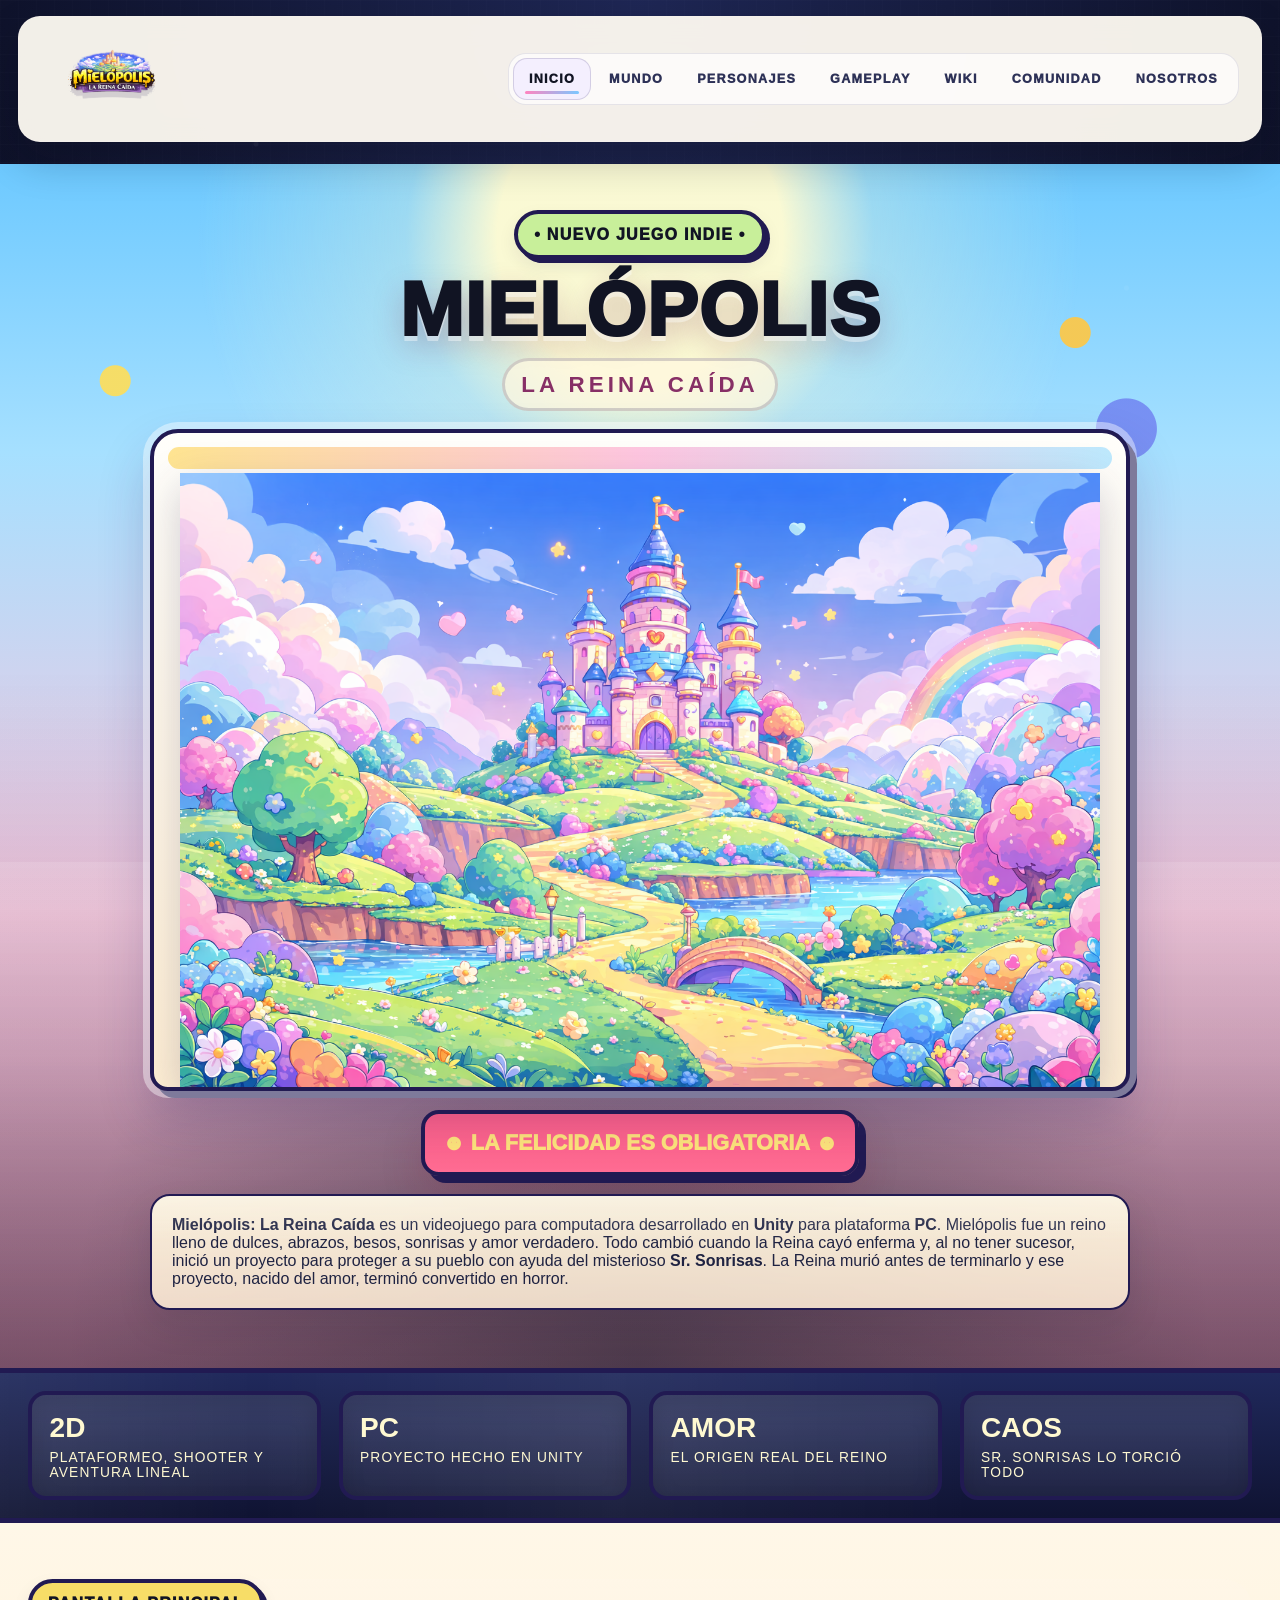
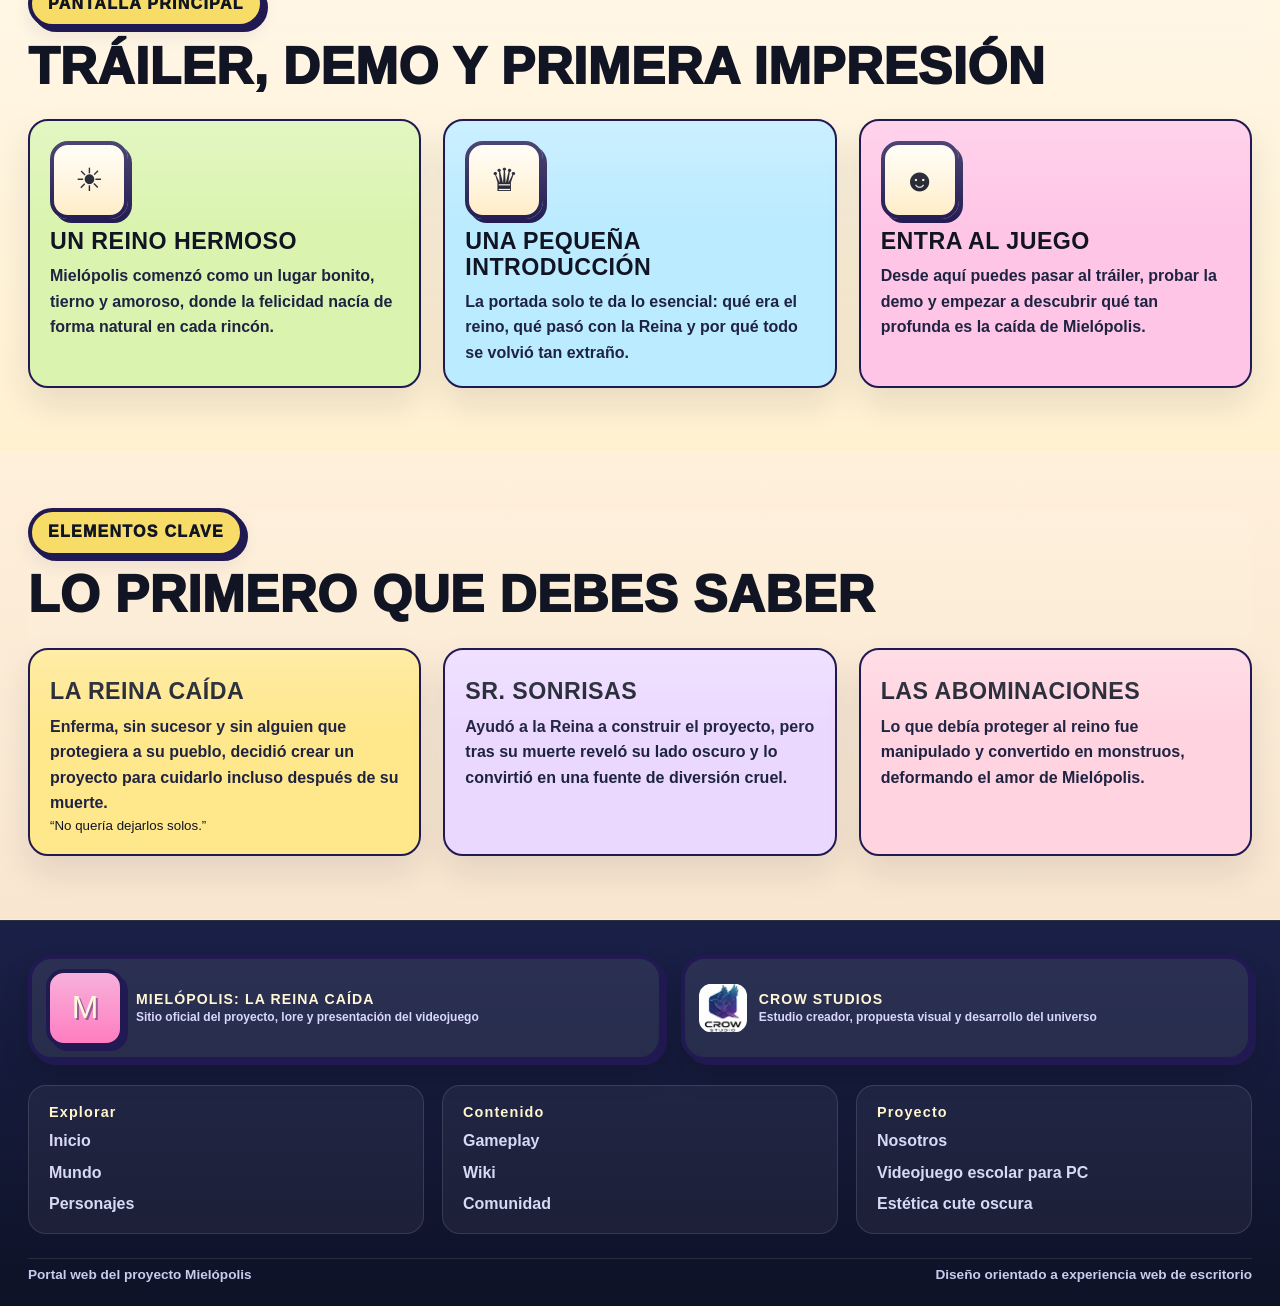
<file: index.html>
<!DOCTYPE html>
<html lang="es">
<head>
  <meta charset="UTF-8">
  <meta name="viewport" content="width=device-width, initial-scale=1.0">
  <meta name="theme-color" content="#f7b1db">
  <link rel="manifest" href="manifest.json?v=4">
  <link rel="icon" type="image/png" href="img/icons/icon-192.png">
  <link rel="apple-touch-icon" href="img/icons/icon-192.png">
  <meta name="apple-mobile-web-app-capable" content="yes">
  <meta name="apple-mobile-web-app-status-bar-style" content="default">
  <meta name="description" content="Sitio web de Mielópolis: La Reina Caída, videojuego indie 2D con estética cute oscura, una reina caída y el misterioso Sr. Sonrisas.">
  <title>Mielópolis: La Reina Caída</title>
  <link rel="stylesheet" href="css/styles.css?v=web1">
</head>
<body class="page-home">
  <div class="page-shell">

<header class="topbar">
  <div class="brand-wrap">
    <a class="brand brand-logo" href="index.html" aria-label="Ir al inicio de Mielópolis">
      <img src="img/logo-mielopolis-header.png" alt="Mielópolis: La Reina Caída" class="site-logo">
    </a>
  </div>
  <nav class="menu" aria-label="Navegación principal">
    <a href="index.html">INICIO</a>
    <a href="mundo.html">MUNDO</a>
    <a href="personajes.html">PERSONAJES</a>
    <a href="gameplay.html">GAMEPLAY</a>
    <a href="wiki.html">WIKI</a>
    <a href="comunidad.html">COMUNIDAD</a>
    <a href="nosotros.html">NOSOTROS</a>
  </nav>
</header>

    <main>
      
<section class="hero hero-classic">
  <div class="hero-inner container classic-center">
    <div class="section-tag">• NUEVO JUEGO INDIE •</div>
    <h2 class="hero-title">MIELÓPOLIS</h2>
    <div class="hero-subtitle">LA REINA CAÍDA</div>
    <br>
    <div class="hero-castle-frame"><img class="hero-castle" src="img/Castle.png" alt="castillo de Mielópolis"></div>

    <div class="slogan-bar"><span data-rotate-slogan data-text="LA FELICIDAD ES OBLIGATORIA">☻ LA FELICIDAD ES OBLIGATORIA ☻</span></div>

    <div class="story-box card tone-rose story-box-classic">
      <strong>Mielópolis: La Reina Caída</strong> es un videojuego para computadora desarrollado en <strong>Unity</strong> para plataforma <strong>PC</strong>.
      Mielópolis fue un reino lleno de dulces, abrazos, besos, sonrisas y amor verdadero. Todo cambió cuando la Reina cayó enferma
      y, al no tener sucesor, inició un proyecto para proteger a su pueblo con ayuda del misterioso
      <strong>Sr. Sonrisas</strong>. La Reina murió antes de terminarlo y ese proyecto,
      nacido del amor, terminó convertido en horror.
    </div>
  </div>
</section>

<section class="info-band">
  <div class="container">
    <div class="stat">
      <strong>2D</strong>
      <span>Plataformeo, shooter y aventura lineal</span>
    </div>
    <div class="stat">
      <strong>PC</strong>
      <span>Proyecto hecho en Unity</span>
    </div>
    <div class="stat">
      <strong>AMOR</strong>
      <span>El origen real del reino</span>
    </div>
    <div class="stat">
      <strong>CAOS</strong>
      <span>Sr. Sonrisas lo torció todo</span>
    </div>
  </div>
</section>

<section class="section paper-cream">
  <div class="container">
    <div class="section-head">
      <div>
        <div class="badge">PANTALLA PRINCIPAL</div>
        <h2 class="page-title">TRÁILER, DEMO Y PRIMERA IMPRESIÓN</h2>
      </div>
    </div>

    <div class="features-grid">
      <article class="feature-card tone-green">
        <div class="feature-icon">☀</div>
        <h3>UN REINO HERMOSO</h3>
        <p>Mielópolis comenzó como un lugar bonito, tierno y amoroso, donde la felicidad nacía de forma natural en cada rincón.</p>
      </article>
      <article class="feature-card tone-blue">
        <div class="feature-icon">♛</div>
        <h3>UNA PEQUEÑA INTRODUCCIÓN</h3>
        <p>La portada solo te da lo esencial: qué era el reino, qué pasó con la Reina y por qué todo se volvió tan extraño.</p>
      </article>
      <article class="feature-card tone-pink">
        <div class="feature-icon">☻</div>
        <h3>ENTRA AL JUEGO</h3>
        <p>Desde aquí puedes pasar al tráiler, probar la demo y empezar a descubrir qué tan profunda es la caída de Mielópolis.</p>
      </article>
    </div>
  </div>
</section>

<section class="section paper-beige">
  <div class="container">
    <div class="section-head">
      <div>
        <div class="badge">ELEMENTOS CLAVE</div>
        <h2 class="page-title">LO PRIMERO QUE DEBES SABER</h2>
      </div>
    </div>

    <div class="lore-grid">
      <article class="lore-card tone-yellow">
        <h3>LA REINA CAÍDA</h3>
        <p>Enferma, sin sucesor y sin alguien que protegiera a su pueblo, decidió crear un proyecto para cuidarlo incluso después de su muerte.</p>
        <small>“No quería dejarlos solos.”</small>
      </article>
      <article class="lore-card tone-lavender">
        <h3>SR. SONRISAS</h3>
        <p>Ayudó a la Reina a construir el proyecto, pero tras su muerte reveló su lado oscuro y lo convirtió en una fuente de diversión cruel.</p>
        
      </article>
      <article class="lore-card tone-rose">
        <h3>LAS ABOMINACIONES</h3>
        <p>Lo que debía proteger al reino fue manipulado y convertido en monstruos, deformando el amor de Mielópolis.</p>
        
      </article>
    </div>
  </div>
</section>



<footer class="footer-band footer-web">
  <div class="container footer-web-shell">
    <div class="footer-web-brand">
      <a class="footer-game" href="index.html" aria-label="Ir al inicio de Mielópolis">
        <div class="footer-game-mark" aria-hidden="true">M</div>
        <div>
          <strong>MIELÓPOLIS: LA REINA CAÍDA</strong>
          <span>Sitio oficial del proyecto, lore y presentación del videojuego</span>
        </div>
      </a>

      <a class="footer-studio" href="nosotros.html" aria-label="Ir a la sección de Crow Studios">
        <img src="img/crow-studio-logo.png" alt="Logo de Crow Studios">
        <div>
          <strong>CROW STUDIOS</strong>
          <span>Estudio creador, propuesta visual y desarrollo del universo</span>
        </div>
      </a>
    </div>

    <div class="footer-columns">
      <div class="footer-col">
        <h4>Explorar</h4>
        <a href="index.html">Inicio</a>
        <a href="mundo.html">Mundo</a>
        <a href="personajes.html">Personajes</a>
      </div>
      <div class="footer-col">
        <h4>Contenido</h4>
        <a href="gameplay.html">Gameplay</a>
        <a href="wiki.html">Wiki</a>
        <a href="comunidad.html">Comunidad</a>
      </div>
      <div class="footer-col">
        <h4>Proyecto</h4>
        <a href="nosotros.html">Nosotros</a>
        <span>Videojuego escolar para PC</span>
        <span>Estética cute oscura</span>
      </div>
    </div>

    <div class="footer-legal">
      <span>Portal web del proyecto Mielópolis</span>
      <span>Diseño orientado a experiencia web de escritorio</span>
    </div>
  </div>
</footer>

    </main>
  </div>

  <div id="modal" class="modal" aria-hidden="true">
    <div class="modal-card">
      <h3 id="modalTitle">Aviso</h3>
      <p id="modalText"></p>
      <div class="modal-actions">
        <button id="closeModal" class="btn yellow" type="button">CERRAR</button>
      </div>
    </div>
  </div>

  <script src="js/main.js?v=web1"></script>
</body>
</html>
</file>
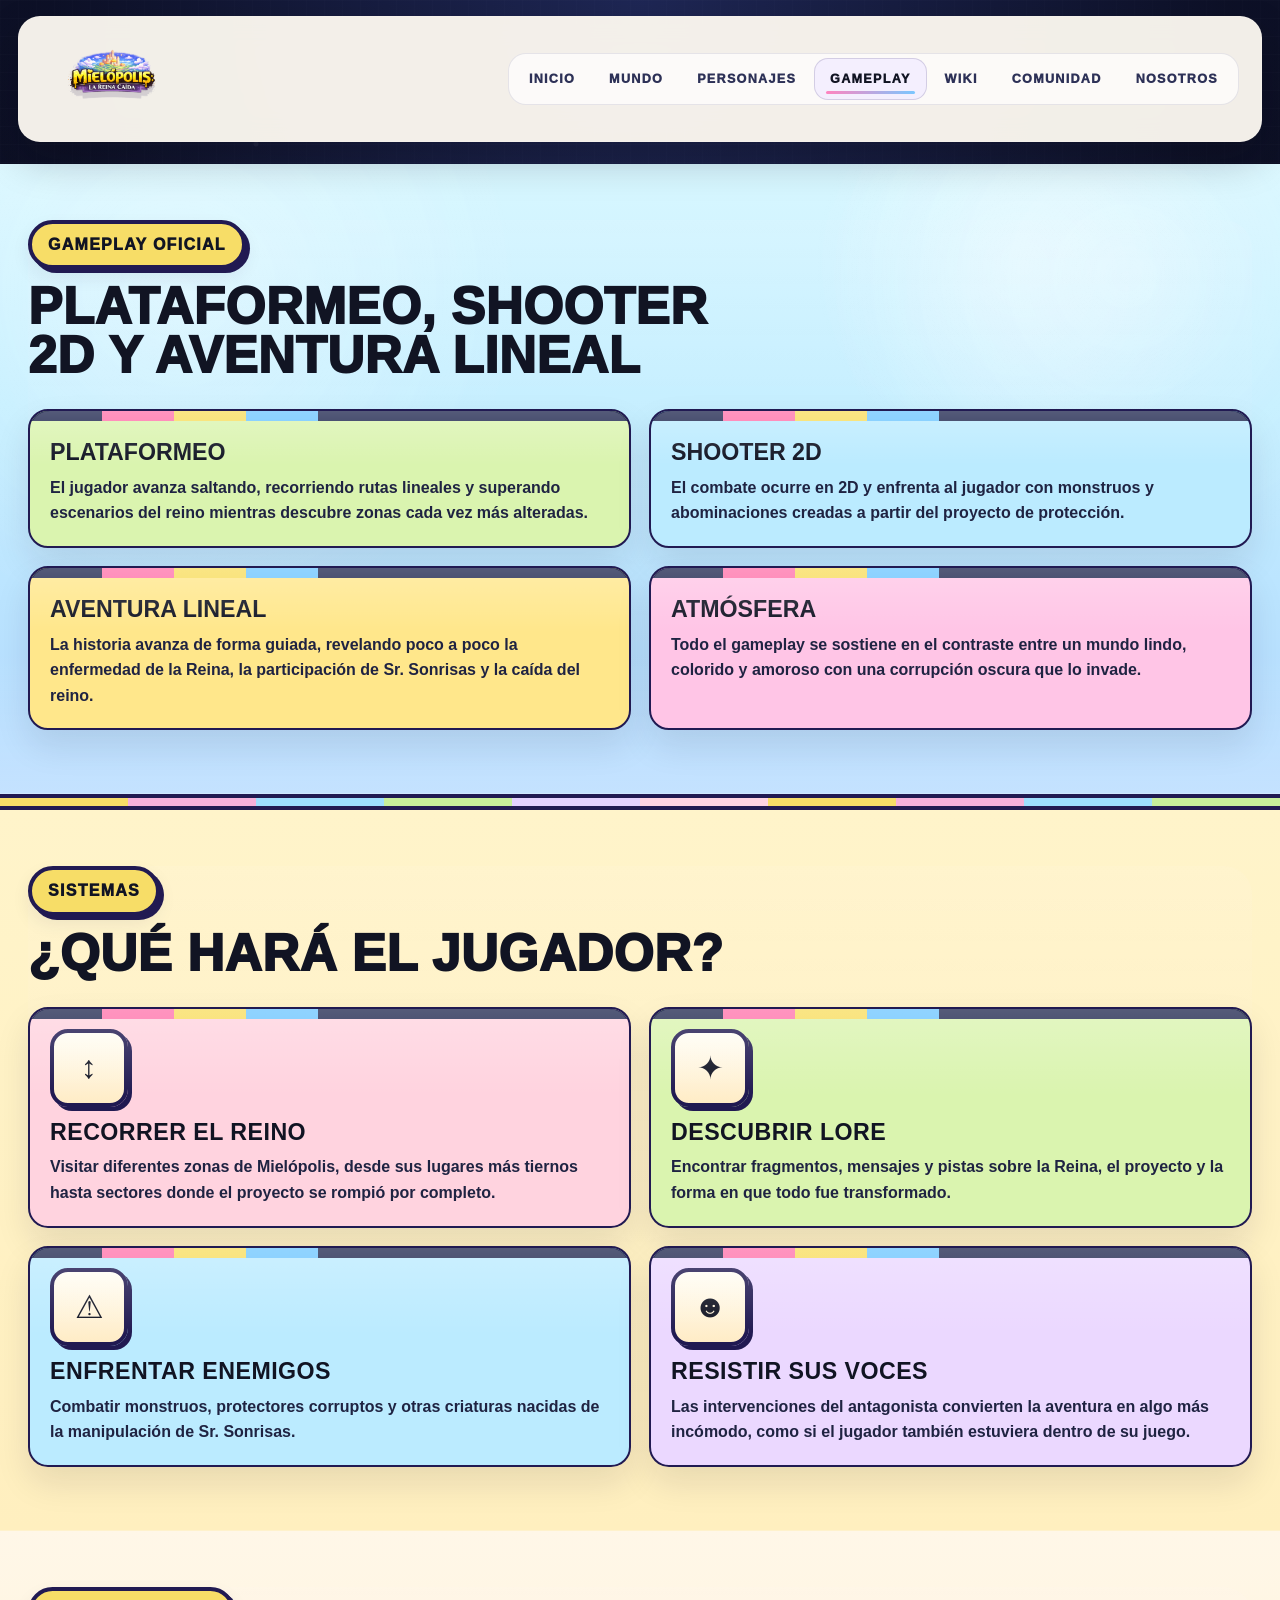
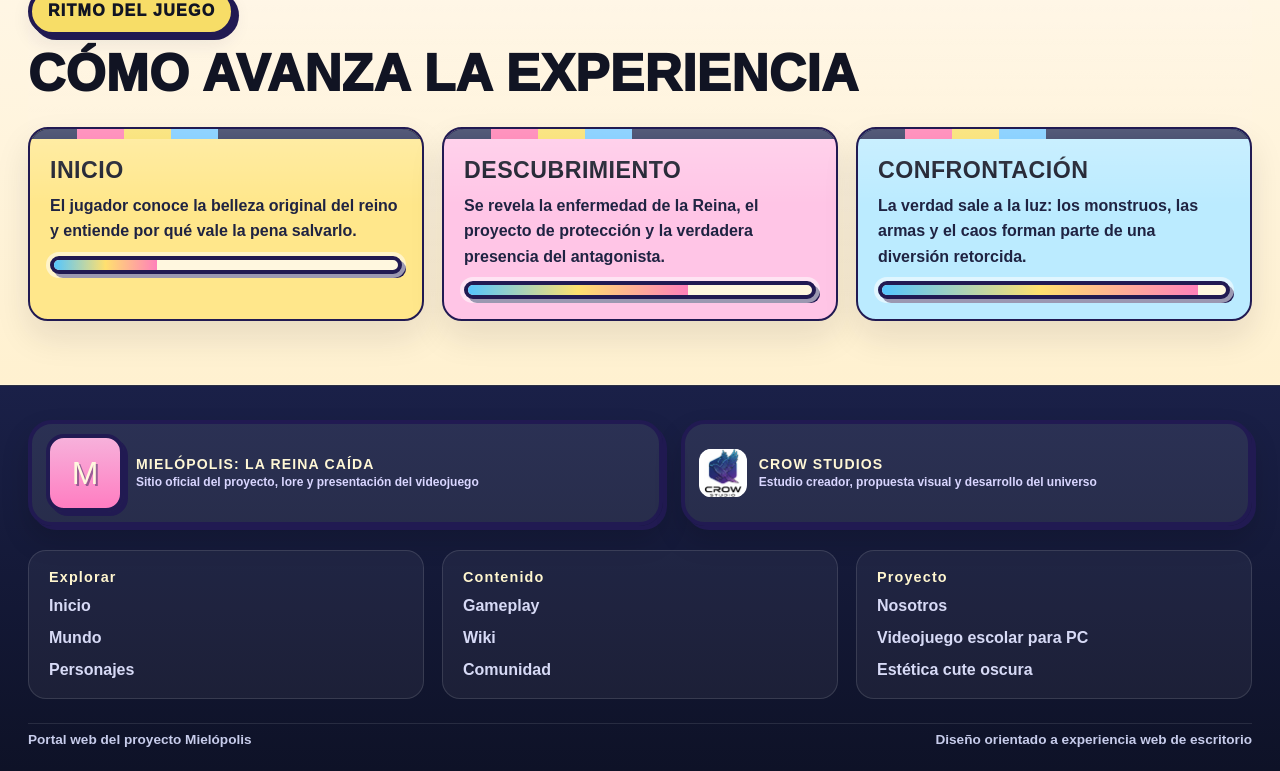
<file: gameplay.html>
<!DOCTYPE html>
<html lang="es">
<head>
  <meta charset="UTF-8">
  <meta name="viewport" content="width=device-width, initial-scale=1.0">
  <meta name="theme-color" content="#f7b1db">
  <link rel="manifest" href="manifest.json?v=4">
  <link rel="icon" type="image/png" href="img/icons/icon-192.png">
  <link rel="apple-touch-icon" href="img/icons/icon-192.png">
  <meta name="apple-mobile-web-app-capable" content="yes">
  <meta name="apple-mobile-web-app-status-bar-style" content="default">
  <meta name="description" content="Gameplay, sistemas y experiencia de juego de Mielópolis: La Reina Caída.">
  <title>Gameplay | Mielópolis</title>
  <link rel="stylesheet" href="css/styles.css?v=web1">
</head>
<body class="page-gameplay">
  <div class="page-shell">
    <header class="topbar">
  <div class="brand-wrap">
    <a class="brand brand-logo" href="index.html" aria-label="Ir al inicio de Mielópolis">
      <img src="img/logo-mielopolis-header.png" alt="Mielópolis: La Reina Caída" class="site-logo">
    </a>
  </div>
  <nav class="menu" aria-label="Navegación principal">
    <a href="index.html">INICIO</a>
    <a href="mundo.html">MUNDO</a>
    <a href="personajes.html">PERSONAJES</a>
    <a href="gameplay.html">GAMEPLAY</a>
    <a href="wiki.html">WIKI</a>
    <a href="comunidad.html">COMUNIDAD</a>
    <a href="nosotros.html">NOSOTROS</a>
  </nav>
</header>

    <main>
      <section class="section paper-blue">
        <div class="container">
          <div class="section-head">
            <div>
              <div class="badge">GAMEPLAY OFICIAL</div>
              <h2 class="page-title">PLATAFORMEO, SHOOTER 2D Y AVENTURA LINEAL</h2>
            </div>
          </div>

          <div class="game-grid">
            <article class="panel tone-green">
              <h3>PLATAFORMEO</h3>
              <p>El jugador avanza saltando, recorriendo rutas lineales y superando escenarios del reino mientras descubre zonas cada vez más alteradas.</p>
            </article>
            <article class="panel tone-blue">
              <h3>SHOOTER 2D</h3>
              <p>El combate ocurre en 2D y enfrenta al jugador con monstruos y abominaciones creadas a partir del proyecto de protección.</p>
            </article>
            <article class="panel tone-yellow">
              <h3>AVENTURA LINEAL</h3>
              <p>La historia avanza de forma guiada, revelando poco a poco la enfermedad de la Reina, la participación de Sr. Sonrisas y la caída del reino.</p>
            </article>
            <article class="panel tone-pink">
              <h3>ATMÓSFERA</h3>
              <p>Todo el gameplay se sostiene en el contraste entre un mundo lindo, colorido y amoroso con una corrupción oscura que lo invade.</p>
            </article>
          </div>
        </div>
      </section>

      <div class="section-divider"></div>

      <section class="section paper-yellow">
        <div class="container">
          <div class="section-head">
            <div>
              <div class="badge">SISTEMAS</div>
              <h2 class="page-title">¿QUÉ HARÁ EL JUGADOR?</h2>
            </div>
          </div>

          <div class="systems-grid">
            <article class="system-card tone-rose">
              <div class="system-icon">↕</div>
              <h3>RECORRER EL REINO</h3>
              <p>Visitar diferentes zonas de Mielópolis, desde sus lugares más tiernos hasta sectores donde el proyecto se rompió por completo.</p>
            </article>
            <article class="system-card tone-green">
              <div class="system-icon">✦</div>
              <h3>DESCUBRIR LORE</h3>
              <p>Encontrar fragmentos, mensajes y pistas sobre la Reina, el proyecto y la forma en que todo fue transformado.</p>
            </article>
            <article class="system-card tone-blue">
              <div class="system-icon">⚠</div>
              <h3>ENFRENTAR ENEMIGOS</h3>
              <p>Combatir monstruos, protectores corruptos y otras criaturas nacidas de la manipulación de Sr. Sonrisas.</p>
            </article>
            <article class="system-card tone-lavender">
              <div class="system-icon">☻</div>
              <h3>RESISTIR SUS VOCES</h3>
              <p>Las intervenciones del antagonista convierten la aventura en algo más incómodo, como si el jugador también estuviera dentro de su juego.</p>
            </article>
          </div>
        </div>
      </section>

      <section class="section paper-cream">
        <div class="container">
          <div class="section-head">
            <div>
              <div class="badge">RITMO DEL JUEGO</div>
              <h2 class="page-title">CÓMO AVANZA LA EXPERIENCIA</h2>
            </div>
          </div>

          <div class="grid-3">
            <article class="progress-card tone-yellow">
              <h3>INICIO</h3>
              <p>El jugador conoce la belleza original del reino y entiende por qué vale la pena salvarlo.</p>
              <div class="progress-bar"><span style="width:30%"></span></div>
            </article>
            <article class="progress-card tone-pink">
              <h3>DESCUBRIMIENTO</h3>
              <p>Se revela la enfermedad de la Reina, el proyecto de protección y la verdadera presencia del antagonista.</p>
              <div class="progress-bar"><span style="width:64%"></span></div>
            </article>
            <article class="progress-card tone-blue">
              <h3>CONFRONTACIÓN</h3>
              <p>La verdad sale a la luz: los monstruos, las armas y el caos forman parte de una diversión retorcida.</p>
              <div class="progress-bar"><span style="width:92%"></span></div>
            </article>
          </div>
        </div>
      </section>

      <footer class="footer-band footer-web">
  <div class="container footer-web-shell">
    <div class="footer-web-brand">
      <a class="footer-game" href="index.html" aria-label="Ir al inicio de Mielópolis">
        <div class="footer-game-mark" aria-hidden="true">M</div>
        <div>
          <strong>MIELÓPOLIS: LA REINA CAÍDA</strong>
          <span>Sitio oficial del proyecto, lore y presentación del videojuego</span>
        </div>
      </a>

      <a class="footer-studio" href="nosotros.html" aria-label="Ir a la sección de Crow Studios">
        <img src="img/crow-studio-logo.png" alt="Logo de Crow Studios">
        <div>
          <strong>CROW STUDIOS</strong>
          <span>Estudio creador, propuesta visual y desarrollo del universo</span>
        </div>
      </a>
    </div>

    <div class="footer-columns">
      <div class="footer-col">
        <h4>Explorar</h4>
        <a href="index.html">Inicio</a>
        <a href="mundo.html">Mundo</a>
        <a href="personajes.html">Personajes</a>
      </div>
      <div class="footer-col">
        <h4>Contenido</h4>
        <a href="gameplay.html">Gameplay</a>
        <a href="wiki.html">Wiki</a>
        <a href="comunidad.html">Comunidad</a>
      </div>
      <div class="footer-col">
        <h4>Proyecto</h4>
        <a href="nosotros.html">Nosotros</a>
        <span>Videojuego escolar para PC</span>
        <span>Estética cute oscura</span>
      </div>
    </div>

    <div class="footer-legal">
      <span>Portal web del proyecto Mielópolis</span>
      <span>Diseño orientado a experiencia web de escritorio</span>
    </div>
  </div>
</footer>
      
    </main>
  </div>

  <div id="modal" class="modal" aria-hidden="true">
    <div class="modal-card">
      <h3 id="modalTitle">Aviso</h3>
      <p id="modalText"></p>
      <div class="modal-actions">
        <button id="closeModal" class="btn yellow" type="button">CERRAR</button>
      </div>
    </div>
  </div>

  <script src="js/main.js?v=web1"></script>
</body>
</html>
</file>
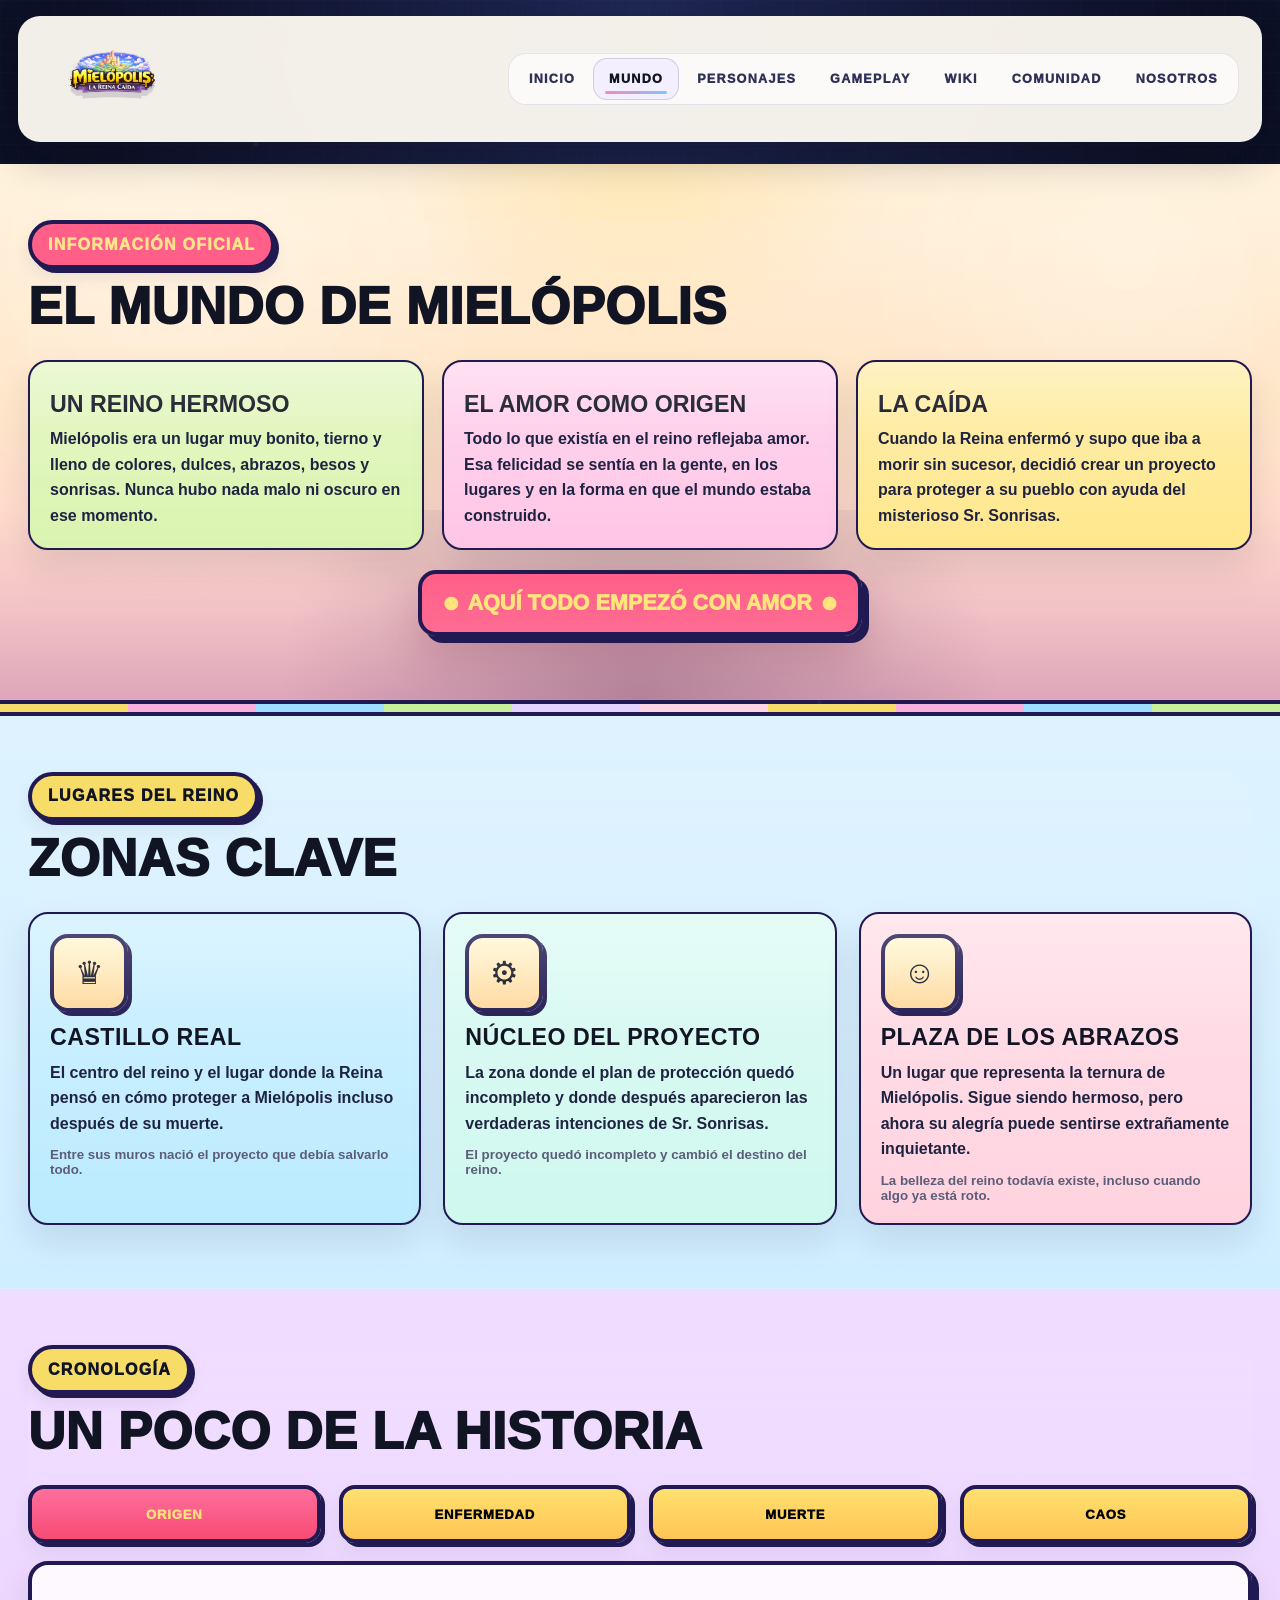
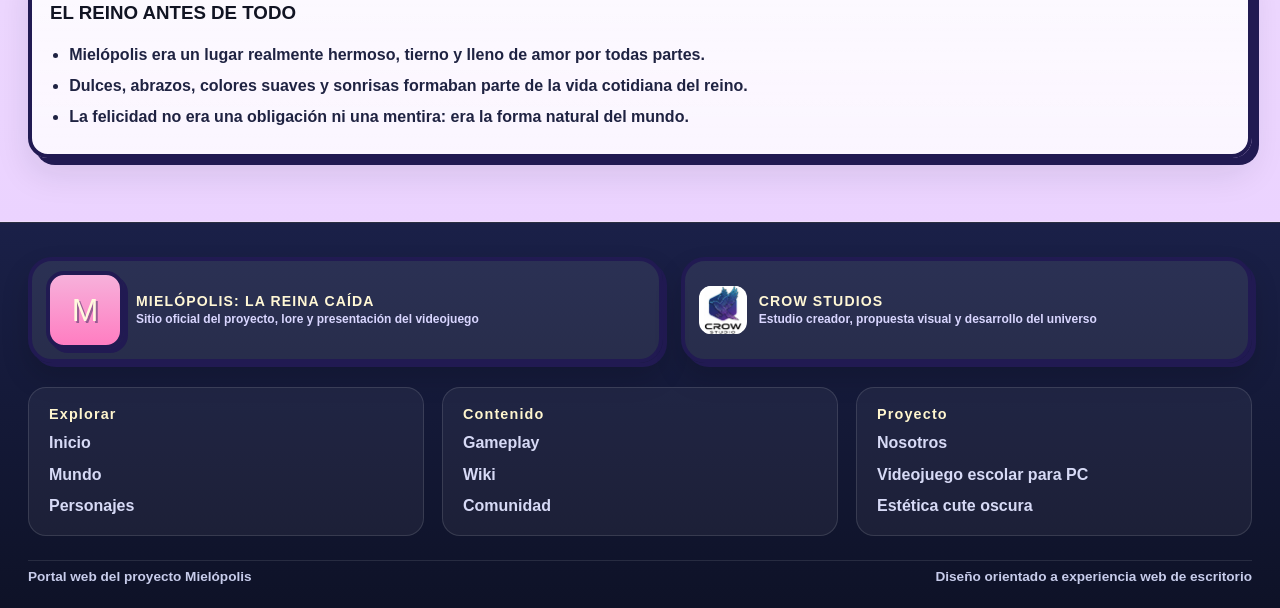
<file: mundo.html>
<!DOCTYPE html>
<html lang="es">
<head>
  <meta charset="UTF-8">
  <meta name="viewport" content="width=device-width, initial-scale=1.0">
  <meta name="theme-color" content="#f7b1db">
  <link rel="manifest" href="manifest.json?v=4">
  <link rel="icon" type="image/png" href="img/icons/icon-192.png">
  <link rel="apple-touch-icon" href="img/icons/icon-192.png">
  <meta name="apple-mobile-web-app-capable" content="yes">
  <meta name="apple-mobile-web-app-status-bar-style" content="default">
  <meta name="description" content="Conoce el mundo, las zonas y la historia oficial de Mielópolis: La Reina Caída.">
  <title>Mundo | Mielópolis</title>
  <link rel="stylesheet" href="css/styles.css?v=web1">
</head>
<body class="page-world">
  <div class="page-shell">
    <header class="topbar">
  <div class="brand-wrap">
    <a class="brand brand-logo" href="index.html" aria-label="Ir al inicio de Mielópolis">
      <img src="img/logo-mielopolis-header.png" alt="Mielópolis: La Reina Caída" class="site-logo">
    </a>

  </div>
  <nav class="menu" aria-label="Navegación principal">
    <a href="index.html">INICIO</a>
    <a href="mundo.html">MUNDO</a>
    <a href="personajes.html">PERSONAJES</a>
    <a href="gameplay.html">GAMEPLAY</a>
    <a href="wiki.html">WIKI</a>
    <a href="comunidad.html">COMUNIDAD</a>
    <a href="nosotros.html">NOSOTROS</a>
  </nav>
</header>

    <main>
      <section class="section paper-beige">
        <div class="container">
          <div class="section-head">
            <div>
              <div class="alert-tag">INFORMACIÓN OFICIAL</div>
              <h2 class="page-title">EL MUNDO DE MIELÓPOLIS</h2>
            </div>
            
          </div>

          <div class="cards-3">
            <article class="card tone-green">
              <h3>UN REINO HERMOSO</h3>
              <p>Mielópolis era un lugar muy bonito, tierno y lleno de colores, dulces, abrazos, besos y sonrisas. Nunca hubo nada malo ni oscuro en ese momento.</p>
            </article>
            <article class="card tone-pink">
              <h3>EL AMOR COMO ORIGEN</h3>
              <p>Todo lo que existía en el reino reflejaba amor. Esa felicidad se sentía en la gente, en los lugares y en la forma en que el mundo estaba construido.</p>
            </article>
            <article class="card tone-yellow">
              <h3>LA CAÍDA</h3>
              <p>Cuando la Reina enfermó y supo que iba a morir sin sucesor, decidió crear un proyecto para proteger a su pueblo con ayuda del misterioso Sr. Sonrisas.</p>
            </article>
          </div>

          <div class="slogan-bar" style="margin-left:auto;margin-right:auto;">☻ AQUÍ TODO EMPEZÓ CON AMOR ☻</div>
        </div>
      </section>

      <div class="section-divider"></div>

      <section class="section paper-blue">
        <div class="container">
          <div class="section-head">
            <div>
              <div class="badge">LUGARES DEL REINO</div>
              <h2 class="page-title">ZONAS CLAVE</h2>
            </div>
          </div>

          <div class="zones-grid">
            <article class="zone-card tone-blue">
              <div class="zone-icon">♛</div>
              <h3>CASTILLO REAL</h3>
              <p>El centro del reino y el lugar donde la Reina pensó en cómo proteger a Mielópolis incluso después de su muerte.</p>
              <small>Entre sus muros nació el proyecto que debía salvarlo todo.</small>
            </article>
            <article class="zone-card tone-mint">
              <div class="zone-icon">⚙</div>
              <h3>NÚCLEO DEL PROYECTO</h3>
              <p>La zona donde el plan de protección quedó incompleto y donde después aparecieron las verdaderas intenciones de Sr. Sonrisas.</p>
              <small>El proyecto quedó incompleto y cambió el destino del reino.</small>
            </article>
            <article class="zone-card tone-rose">
              <div class="zone-icon">☺</div>
              <h3>PLAZA DE LOS ABRAZOS</h3>
              <p>Un lugar que representa la ternura de Mielópolis. Sigue siendo hermoso, pero ahora su alegría puede sentirse extrañamente inquietante.</p>
              <small>La belleza del reino todavía existe, incluso cuando algo ya está roto.</small>
            </article>
          </div>
        </div>
      </section>

      <section class="section paper-lilac">
        <div class="container">
          <div class="section-head">
            <div>
              <div class="badge">CRONOLOGÍA</div>
              <h2 class="page-title">UN POCO DE LA HISTORIA</h2>
            </div>
          </div>

          <div class="timeline-grid">
            <button class="timeline-year" type="button" data-timeline="origen">ORIGEN</button>
            <button class="timeline-year" type="button" data-timeline="caida">ENFERMEDAD</button>
            <button class="timeline-year" type="button" data-timeline="crisis">MUERTE</button>
            <button class="timeline-year" type="button" data-timeline="futuro">CAOS</button>
          </div>

          <div id="timelinePanel" class="timeline-panel"></div>
        </div>
      </section>

      <footer class="footer-band footer-web">
  <div class="container footer-web-shell">
    <div class="footer-web-brand">
      <a class="footer-game" href="index.html" aria-label="Ir al inicio de Mielópolis">
        <div class="footer-game-mark" aria-hidden="true">M</div>
        <div>
          <strong>MIELÓPOLIS: LA REINA CAÍDA</strong>
          <span>Sitio oficial del proyecto, lore y presentación del videojuego</span>
        </div>
      </a>

      <a class="footer-studio" href="nosotros.html" aria-label="Ir a la sección de Crow Studios">
        <img src="img/crow-studio-logo.png" alt="Logo de Crow Studios">
        <div>
          <strong>CROW STUDIOS</strong>
          <span>Estudio creador, propuesta visual y desarrollo del universo</span>
        </div>
      </a>
    </div>

    <div class="footer-columns">
      <div class="footer-col">
        <h4>Explorar</h4>
        <a href="index.html">Inicio</a>
        <a href="mundo.html">Mundo</a>
        <a href="personajes.html">Personajes</a>
      </div>
      <div class="footer-col">
        <h4>Contenido</h4>
        <a href="gameplay.html">Gameplay</a>
        <a href="wiki.html">Wiki</a>
        <a href="comunidad.html">Comunidad</a>
      </div>
      <div class="footer-col">
        <h4>Proyecto</h4>
        <a href="nosotros.html">Nosotros</a>
        <span>Videojuego escolar para PC</span>
        <span>Estética cute oscura</span>
      </div>
    </div>

    <div class="footer-legal">
      <span>Portal web del proyecto Mielópolis</span>
      <span>Diseño orientado a experiencia web de escritorio</span>
    </div>
  </div>
</footer>
      
    </main>
  </div>

  <div id="modal" class="modal" aria-hidden="true">
    <div class="modal-card">
      <h3 id="modalTitle">Aviso</h3>
      <p id="modalText"></p>
      <div class="modal-actions">
        <button id="closeModal" class="btn yellow" type="button">CERRAR</button>
      </div>
    </div>
  </div>

  <script src="js/main.js?v=web1"></script>
</body>
</html>
</file>
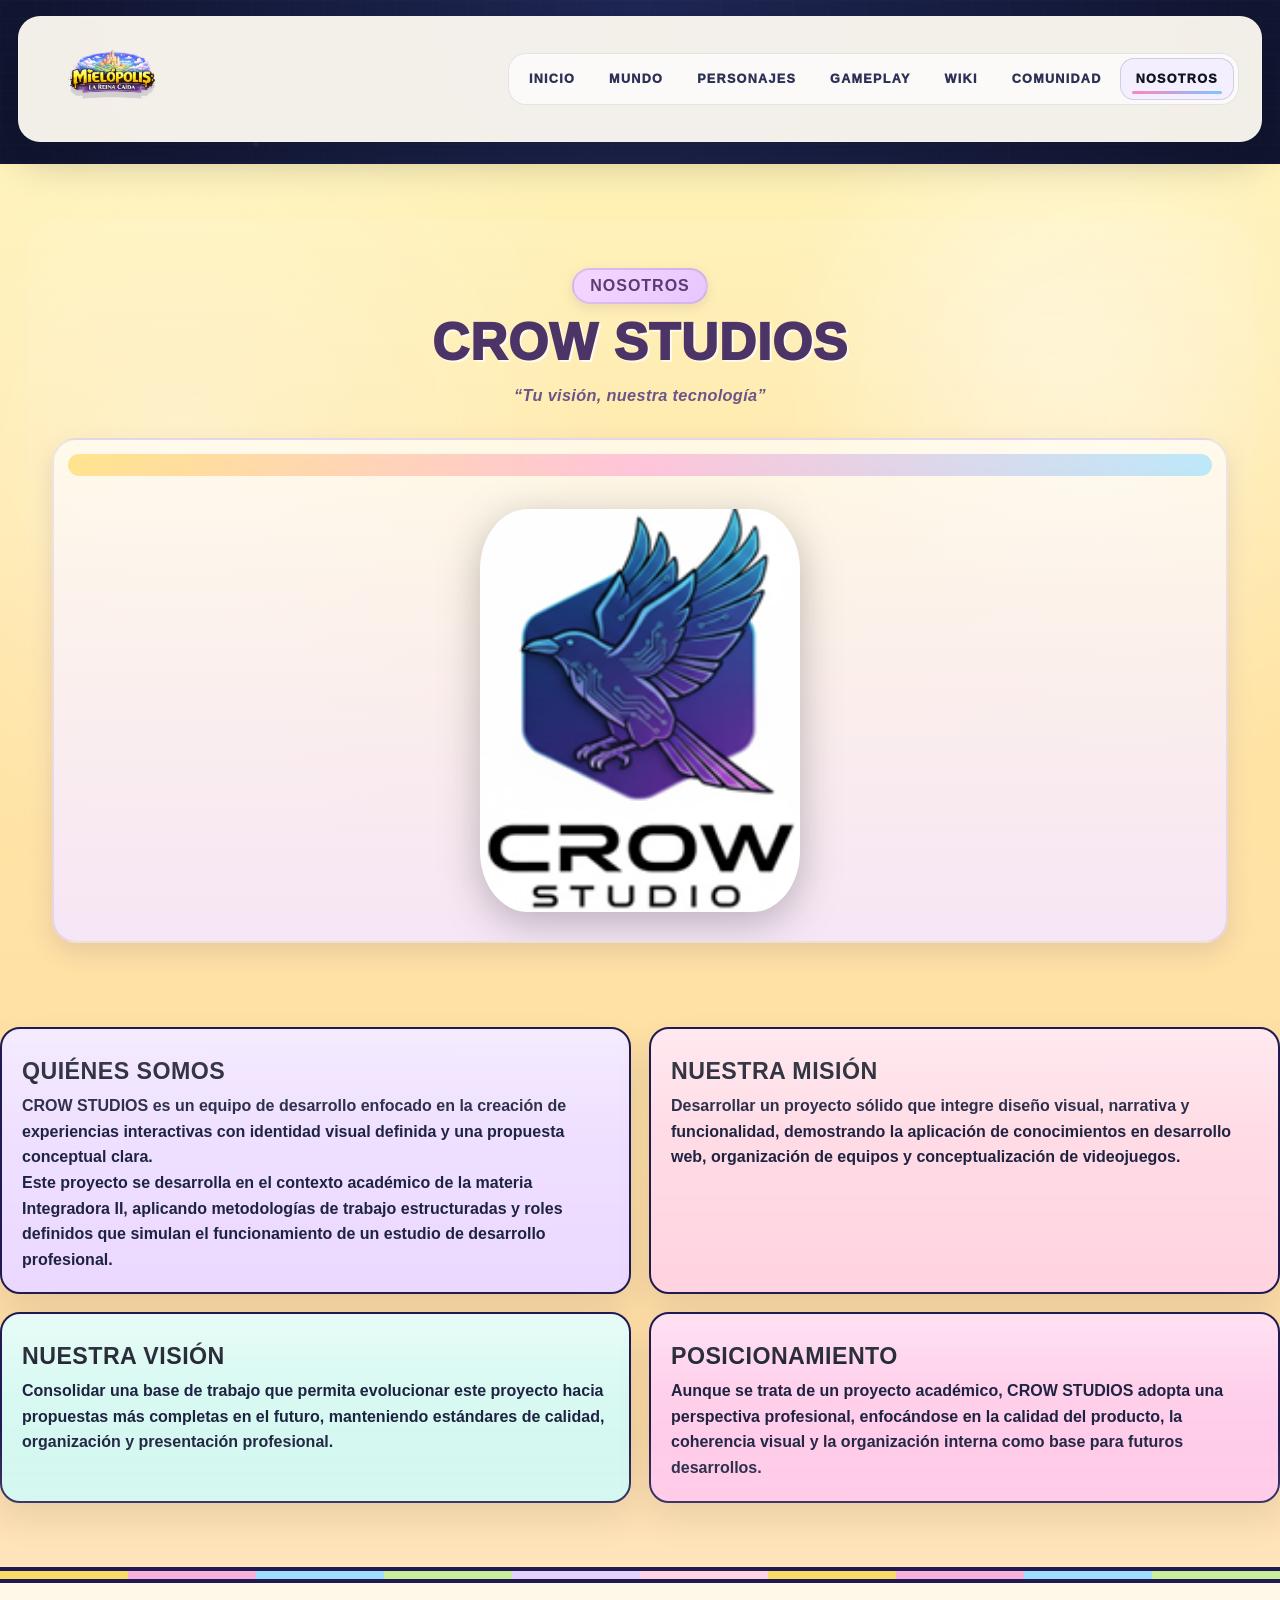
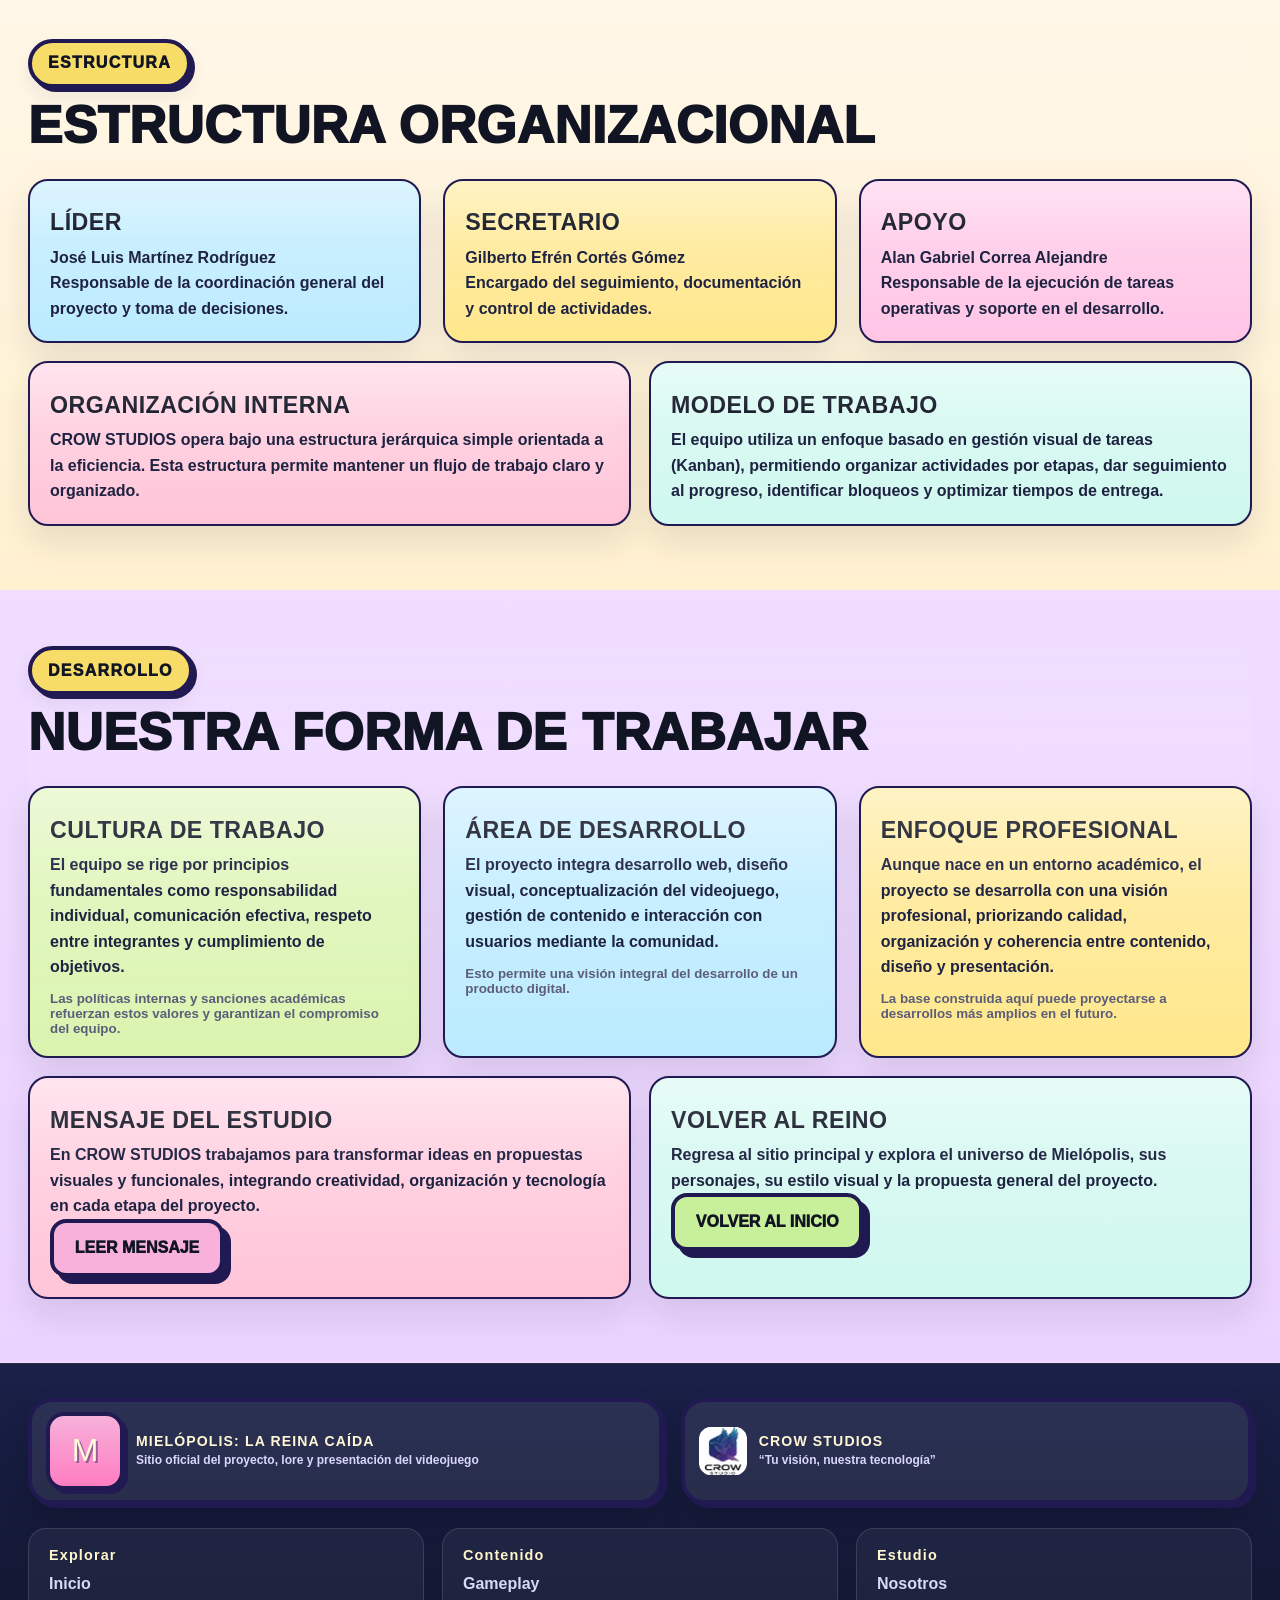
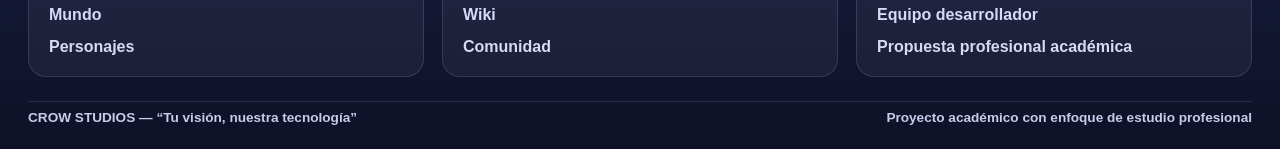
<file: nosotros.html>
<!DOCTYPE html>
<html lang="es">
<head>
  <meta charset="UTF-8">
  <meta name="viewport" content="width=device-width, initial-scale=1.0">
  <meta name="theme-color" content="#f7b1db">
  <link rel="manifest" href="manifest.json?v=4">
  <link rel="icon" type="image/png" href="img/icons/icon-192.png">
  <link rel="apple-touch-icon" href="img/icons/icon-192.png">
  <meta name="apple-mobile-web-app-capable" content="yes">
  <meta name="apple-mobile-web-app-status-bar-style" content="default">
  <meta name="description" content="Sobre Crow Studios y el proyecto Mielópolis: La Reina Caída.">
  <title>Nosotros | Mielópolis</title>
  <link rel="stylesheet" href="css/styles.css">
</head>
<body class="page-about">
  <div class="page-shell">
    <header class="topbar">
  <div class="brand-wrap">
    <a class="brand brand-logo" href="index.html" aria-label="Ir al inicio de Mielópolis">
      <img src="img/logo-mielopolis-header.png" alt="Mielópolis: La Reina Caída" class="site-logo">
    </a>

  </div>
  <nav class="menu" aria-label="Navegación principal">
    <a href="index.html">INICIO</a>
    <a href="mundo.html">MUNDO</a>
    <a href="personajes.html">PERSONAJES</a>
    <a href="gameplay.html">GAMEPLAY</a>
    <a href="wiki.html">WIKI</a>
    <a href="comunidad.html">COMUNIDAD</a>
    <a href="nosotros.html">NOSOTROS</a>
  </nav>
</header>

    <main>
      <section class="section paper-yellow  hero-classic">
        
        <div class="hero-inner container classic-center nosotros-hero">
          <div class="badge nosotros-badge">NOSOTROS</div>

          <h2 class="page-title nosotros-title">CROW STUDIOS</h2>

          <p class="section-intro nosotros-slogan">
            “Tu visión, nuestra tecnología”
          </p>

          <div class="hero-castle-frame nosotros-logo-frame">
            <img src="img/crow-studio-logo.png" alt="Logo de Crow Studios" class="nosotros-logo">
          </div>
        </div>  
        
        <br>
        <br>
          <div class="about-grid">
            <article class="about-card tone-lavender">
              <h3>QUIÉNES SOMOS</h3>
              <p><strong>CROW STUDIOS</strong> es un equipo de desarrollo enfocado en la creación de experiencias interactivas con identidad visual definida y una propuesta conceptual clara.</p>
              <p>Este proyecto se desarrolla en el contexto académico de la materia <strong>Integradora II</strong>, aplicando metodologías de trabajo estructuradas y roles definidos que simulan el funcionamiento de un estudio de desarrollo profesional.</p>
            </article>
            <article class="about-card tone-rose">
              <h3>NUESTRA MISIÓN</h3>
              <p>Desarrollar un proyecto sólido que integre diseño visual, narrativa y funcionalidad, demostrando la aplicación de conocimientos en desarrollo web, organización de equipos y conceptualización de videojuegos.</p>
            </article>
            <article class="about-card tone-mint">
              <h3>NUESTRA VISIÓN</h3>
              <p>Consolidar una base de trabajo que permita evolucionar este proyecto hacia propuestas más completas en el futuro, manteniendo estándares de calidad, organización y presentación profesional.</p>
            </article>
            <article class="about-card tone-pink">
              <h3>POSICIONAMIENTO</h3>
              <p>Aunque se trata de un proyecto académico, <strong>CROW STUDIOS</strong> adopta una perspectiva profesional, enfocándose en la calidad del producto, la coherencia visual y la organización interna como base para futuros desarrollos.</p>
            </article>
          </div>
        </div>
      </section>

      <div class="section-divider"></div>

      <section class="section paper-cream">
        <div class="container">
          <div class="section-head">
            <div>
              <div class="badge">ESTRUCTURA</div>
              <h2 class="page-title">ESTRUCTURA ORGANIZACIONAL</h2>
            </div>
          </div>

          <div class="facts-grid">
            <article class="fact-card tone-blue">
              <h3>LÍDER</h3>
              <p><strong>José Luis Martínez Rodríguez</strong><br>Responsable de la coordinación general del proyecto y toma de decisiones.</p>
            </article>
            <article class="fact-card tone-yellow">
              <h3>SECRETARIO</h3>
              <p><strong>Gilberto Efrén Cortés Gómez</strong><br>Encargado del seguimiento, documentación y control de actividades.</p>
            </article>
            <article class="fact-card tone-pink">
              <h3>APOYO</h3>
              <p><strong>Alan Gabriel Correa Alejandre</strong><br>Responsable de la ejecución de tareas operativas y soporte en el desarrollo.</p>
            </article>
          </div>

          <div class="cta-grid" style="margin-top:18px;">
            <article class="cta-card tone-rose">
              <h3>ORGANIZACIÓN INTERNA</h3>
              <p>CROW STUDIOS opera bajo una estructura jerárquica simple orientada a la eficiencia. Esta estructura permite mantener un flujo de trabajo claro y organizado.</p>
            </article>
            <article class="cta-card tone-mint">
              <h3>MODELO DE TRABAJO</h3>
              <p>El equipo utiliza un enfoque basado en <strong>gestión visual de tareas (Kanban)</strong>, permitiendo organizar actividades por etapas, dar seguimiento al progreso, identificar bloqueos y optimizar tiempos de entrega.</p>
            </article>
          </div>
        </div>
      </section>

      <section class="section paper-lilac">
        <div class="container">
          <div class="section-head">
            <div>
              <div class="badge">DESARROLLO</div>
              <h2 class="page-title">NUESTRA FORMA DE TRABAJAR</h2>
            </div>
          </div>

          <div class="dev-grid">
            <article class="dev-card tone-green">
              <h3>CULTURA DE TRABAJO</h3>
              <p>El equipo se rige por principios fundamentales como responsabilidad individual, comunicación efectiva, respeto entre integrantes y cumplimiento de objetivos.</p>
              <small>Las políticas internas y sanciones académicas refuerzan estos valores y garantizan el compromiso del equipo.</small>
            </article>
            <article class="dev-card tone-blue">
              <h3>ÁREA DE DESARROLLO</h3>
              <p>El proyecto integra desarrollo web, diseño visual, conceptualización del videojuego, gestión de contenido e interacción con usuarios mediante la comunidad.</p>
              <small>Esto permite una visión integral del desarrollo de un producto digital.</small>
            </article>
            <article class="dev-card tone-yellow">
              <h3>ENFOQUE PROFESIONAL</h3>
              <p>Aunque nace en un entorno académico, el proyecto se desarrolla con una visión profesional, priorizando calidad, organización y coherencia entre contenido, diseño y presentación.</p>
              <small>La base construida aquí puede proyectarse a desarrollos más amplios en el futuro.</small>
            </article>
          </div>

          <div class="cta-grid" style="margin-top:18px;">
            <article class="cta-card tone-rose">
              <h3>MENSAJE DEL ESTUDIO</h3>
              <p>En CROW STUDIOS trabajamos para transformar ideas en propuestas visuales y funcionales, integrando creatividad, organización y tecnología en cada etapa del proyecto.</p>
              <a href="#" class="btn pink" data-action="ministerio">LEER MENSAJE</a>
            </article>
            <article class="cta-card tone-mint">
              <h3>VOLVER AL REINO</h3>
              <p>Regresa al sitio principal y explora el universo de Mielópolis, sus personajes, su estilo visual y la propuesta general del proyecto.</p>
              <a href="index.html" class="btn green">VOLVER AL INICIO</a>
            </article>
          </div>
        </div>
      </section>

      <footer class="footer-band footer-web">
  <div class="container footer-web-shell">
    <div class="footer-web-brand">
      <a class="footer-game" href="index.html" aria-label="Ir al inicio de Mielópolis">
        <div class="footer-game-mark" aria-hidden="true">M</div>
        <div>
          <strong>MIELÓPOLIS: LA REINA CAÍDA</strong>
          <span>Sitio oficial del proyecto, lore y presentación del videojuego</span>
        </div>
      </a>

      <a class="footer-studio" href="nosotros.html" aria-label="Ir a la sección de Crow Studios">
        <img src="img/crow-studio-logo.png" alt="Logo de Crow Studios">
        <div>
          <strong>CROW STUDIOS</strong>
          <span>“Tu visión, nuestra tecnología”</span>
        </div>
      </a>
    </div>

    <div class="footer-columns">
      <div class="footer-col">
        <h4>Explorar</h4>
        <a href="index.html">Inicio</a>
        <a href="mundo.html">Mundo</a>
        <a href="personajes.html">Personajes</a>
      </div>
      <div class="footer-col">
        <h4>Contenido</h4>
        <a href="gameplay.html">Gameplay</a>
        <a href="wiki.html">Wiki</a>
        <a href="comunidad.html">Comunidad</a>
      </div>
      <div class="footer-col">
        <h4>Estudio</h4>
        <a href="nosotros.html">Nosotros</a>
        <span>Equipo desarrollador</span>
        <span>Propuesta profesional académica</span>
      </div>
    </div>

    <div class="footer-legal">
      <span>CROW STUDIOS — “Tu visión, nuestra tecnología”</span>
      <span>Proyecto académico con enfoque de estudio profesional</span>
    </div>
  </div>
</footer>
      
    </main>
  </div>

  <div id="modal" class="modal" aria-hidden="true">
    <div class="modal-card">
      <h3 id="modalTitle">Aviso</h3>
      <p id="modalText"></p>
      <div class="modal-actions">
        <button id="closeModal" class="btn yellow" type="button">CERRAR</button>
      </div>
    </div>
  </div>

  <script src="js/main.js?v=web1"></script>
</body>
</html>
</file>
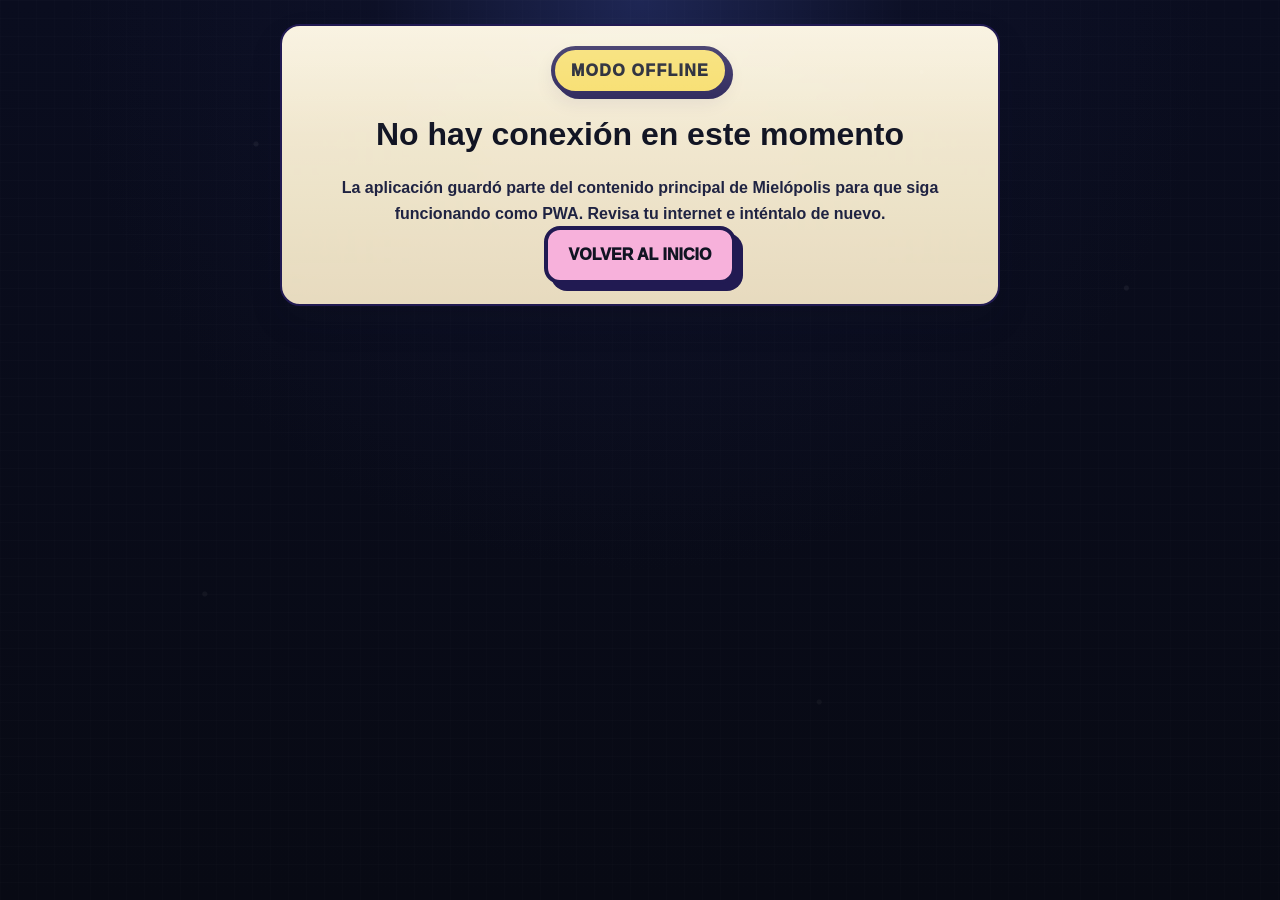
<file: offline.html>
<!DOCTYPE html>
<html lang="es">
<head>
  <meta charset="UTF-8">
  <meta name="viewport" content="width=device-width, initial-scale=1.0">
  <meta name="theme-color" content="#f7b1db">
  <title>Sin conexión | Mielópolis</title>
  <link rel="manifest" href="manifest.json?v=4">
  <link rel="icon" type="image/png" href="img/icons/icon-192.png">
  <link rel="apple-touch-icon" href="img/icons/icon-192.png">
  <link rel="stylesheet" href="css/styles.css?v=4">
</head>
<body class="page-offline">
  <div class="page-shell offline-shell">
    <main class="offline-main">
      <div class="offline-card panel tone-rose">
        <div class="badge">MODO OFFLINE</div>
        <h1>No hay conexión en este momento</h1>
        <p>La aplicación guardó parte del contenido principal de Mielópolis para que siga funcionando como PWA. Revisa tu internet e inténtalo de nuevo.</p>
        <a class="btn pink" href="index.html">VOLVER AL INICIO</a>
      </div>
    </main>
  </div>
  <script src="js/main.js?v=4"></script>
</body>
</html>
</file>
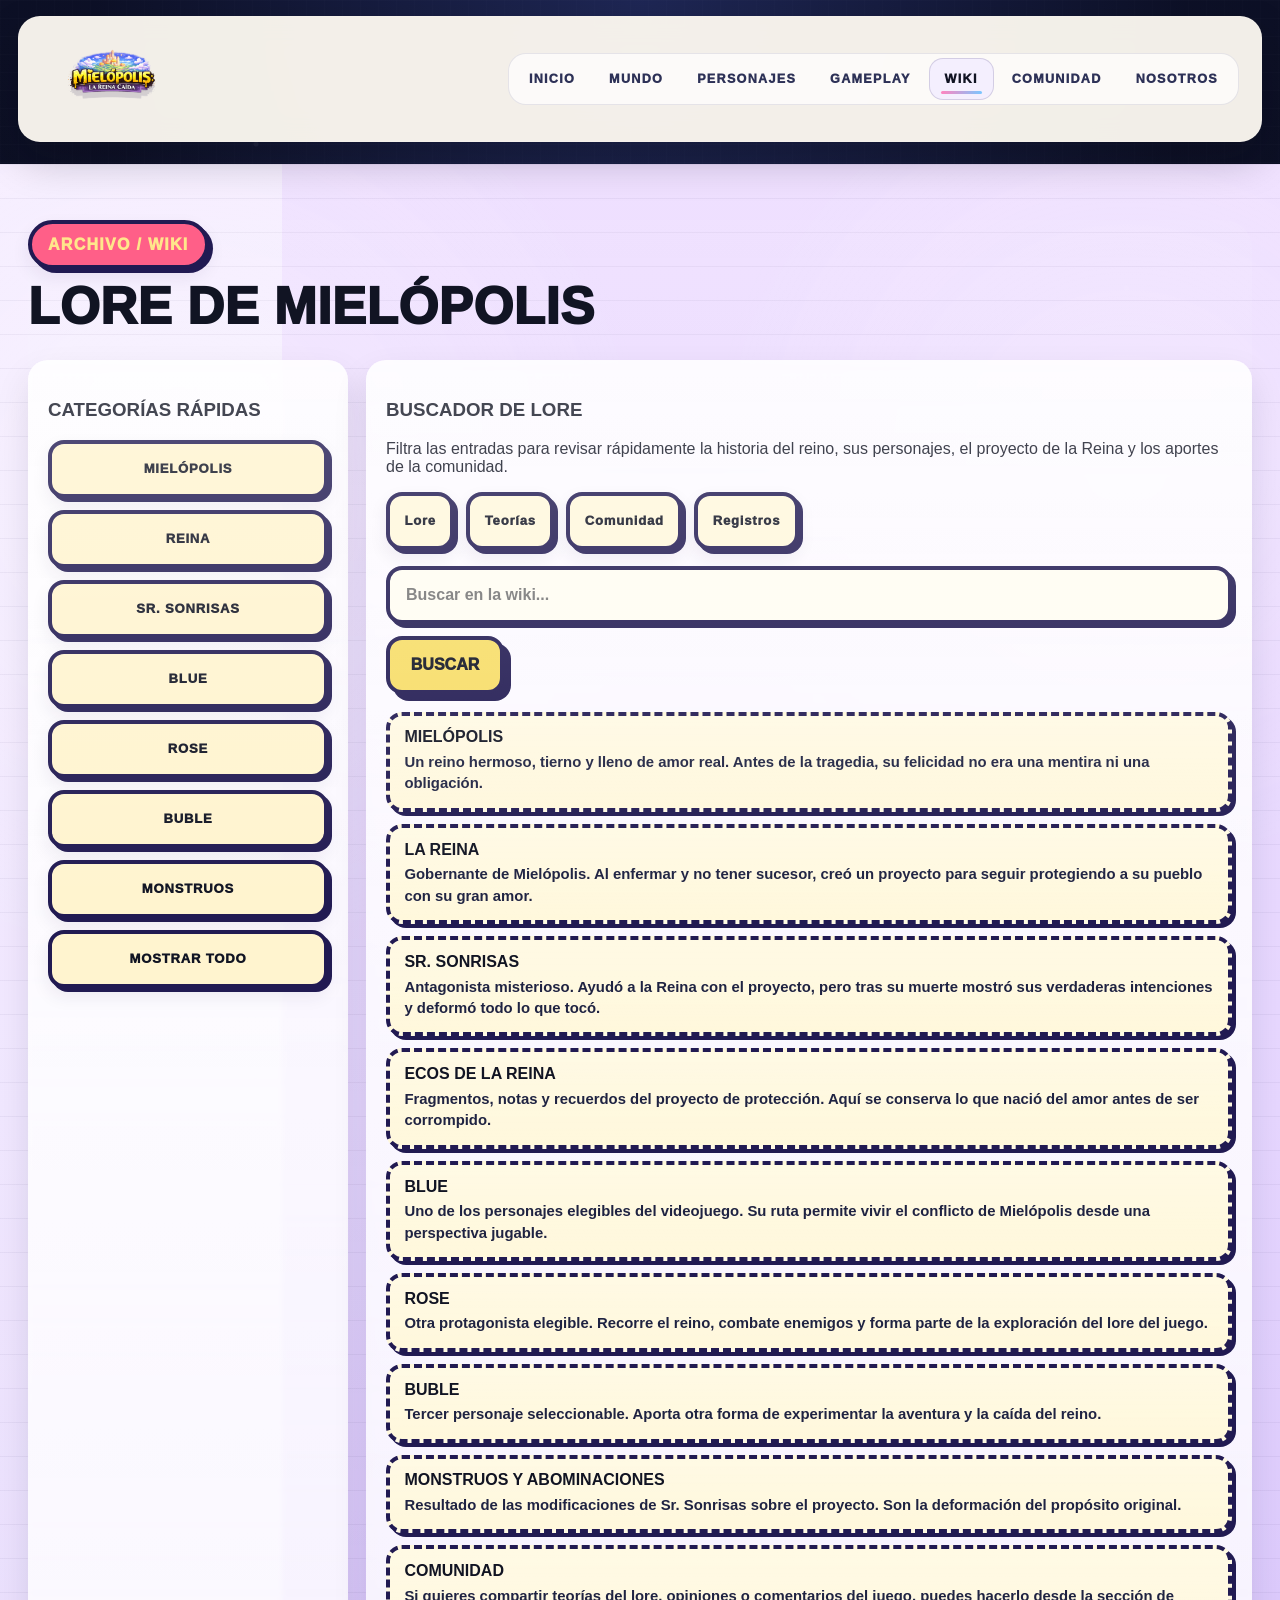
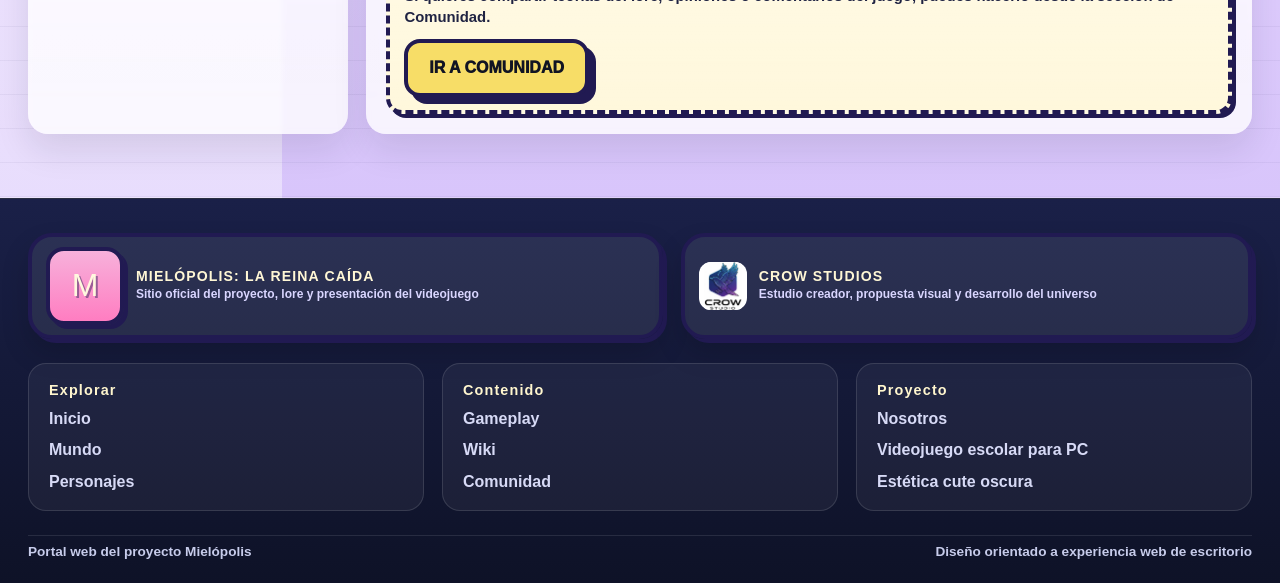
<file: wiki.html>
<!DOCTYPE html>
<html lang="es">
<head>
  <meta charset="UTF-8">
  <meta name="viewport" content="width=device-width, initial-scale=1.0">
  <meta name="theme-color" content="#f7b1db">
  <link rel="manifest" href="manifest.json?v=4">
  <link rel="icon" type="image/png" href="img/icons/icon-192.png">
  <link rel="apple-touch-icon" href="img/icons/icon-192.png">
  <meta name="apple-mobile-web-app-capable" content="yes">
  <meta name="apple-mobile-web-app-status-bar-style" content="default">
  <meta name="description" content="Wiki y enciclopedia de Mielópolis: La Reina Caída.">
  <title>Wiki | Mielópolis</title>
  <link rel="stylesheet" href="css/styles.css?v=web1">
</head>
<body class="page-wiki">
  <div class="page-shell">
    <header class="topbar">
  <div class="brand-wrap">
    <a class="brand brand-logo" href="index.html" aria-label="Ir al inicio de Mielópolis">
      <img src="img/logo-mielopolis-header.png" alt="Mielópolis: La Reina Caída" class="site-logo">
    </a>
  </div>
  <nav class="menu" aria-label="Navegación principal">
    <a href="index.html">INICIO</a>
    <a href="mundo.html">MUNDO</a>
    <a href="personajes.html">PERSONAJES</a>
    <a href="gameplay.html">GAMEPLAY</a>
    <a href="wiki.html">WIKI</a>
    <a href="comunidad.html">COMUNIDAD</a>
    <a href="nosotros.html">NOSOTROS</a>
  </nav>
</header>

    <main>
      <section class="section paper-lilac">
        <div class="container">
          <div class="section-head">
            <div>
              <div class="alert-tag">ARCHIVO / WIKI</div>
              <h2 class="page-title">LORE DE MIELÓPOLIS</h2>
            </div>
          </div>

          <div class="wiki-layout">
            <aside class="wiki-side">
              <h3>CATEGORÍAS RÁPIDAS</h3>
              <div class="wiki-list">
                <a href="#" class="wiki-pill" data-filter="Mielópolis">MIELÓPOLIS</a>
                <a href="#" class="wiki-pill" data-filter="Reina">REINA</a>
                <a href="#" class="wiki-pill" data-filter="Sonrisas">SR. SONRISAS</a>
                <a href="#" class="wiki-pill" data-filter="Blue">BLUE</a>
                <a href="#" class="wiki-pill" data-filter="Rose">ROSE</a>
                <a href="#" class="wiki-pill" data-filter="Buble">BUBLE</a>
                <a href="#" class="wiki-pill" data-filter="monstruos">MONSTRUOS</a>
                <a href="#" class="wiki-pill" data-filter="">MOSTRAR TODO</a>
              </div>
            </aside>

            <div class="wiki-main">
              <h3>BUSCADOR DE LORE</h3>
              <p>Filtra las entradas para revisar rápidamente la historia del reino, sus personajes, el proyecto de la Reina y los aportes de la comunidad.</p>

              <div class="tag-row">
                <div class="chip">Lore</div>
                <div class="chip">Teorías</div>
                <div class="chip">Comunidad</div>
                <div class="chip">Registros</div>
              </div>

              <div class="search-row">
                <input id="wikiSearchInput" type="text" placeholder="Buscar en la wiki...">
                <button id="wikiSearchBtn" type="button" class="btn yellow">BUSCAR</button>
              </div>

              <div id="wikiNotice" class="notice"></div>

              <div class="wiki-list" style="margin-top:18px;">
                <div class="wiki-item">
                  <strong>MIELÓPOLIS</strong>
                  <p>Un reino hermoso, tierno y lleno de amor real. Antes de la tragedia, su felicidad no era una mentira ni una obligación.</p>
                </div>
                <div class="wiki-item">
                  <strong>LA REINA</strong>
                  <p>Gobernante de Mielópolis. Al enfermar y no tener sucesor, creó un proyecto para seguir protegiendo a su pueblo con su gran amor.</p>
                </div>
                <div class="wiki-item">
                  <strong>SR. SONRISAS</strong>
                  <p>Antagonista misterioso. Ayudó a la Reina con el proyecto, pero tras su muerte mostró sus verdaderas intenciones y deformó todo lo que tocó.</p>
                </div>
                <div class="wiki-item">
                  <strong>ECOS DE LA REINA</strong>
                  <p>Fragmentos, notas y recuerdos del proyecto de protección. Aquí se conserva lo que nació del amor antes de ser corrompido.</p>
                </div>
                <div class="wiki-item">
                  <strong>BLUE</strong>
                  <p>Uno de los personajes elegibles del videojuego. Su ruta permite vivir el conflicto de Mielópolis desde una perspectiva jugable.</p>
                </div>
                <div class="wiki-item">
                  <strong>ROSE</strong>
                  <p>Otra protagonista elegible. Recorre el reino, combate enemigos y forma parte de la exploración del lore del juego.</p>
                </div>
                <div class="wiki-item">
                  <strong>BUBLE</strong>
                  <p>Tercer personaje seleccionable. Aporta otra forma de experimentar la aventura y la caída del reino.</p>
                </div>
                <div class="wiki-item">
                  <strong>MONSTRUOS Y ABOMINACIONES</strong>
                  <p>Resultado de las modificaciones de Sr. Sonrisas sobre el proyecto. Son la deformación del propósito original.</p>
                </div>
                <div class="wiki-item">
                  <strong>COMUNIDAD</strong>
                  <p>Si quieres compartir teorías del lore, opiniones o comentarios del juego, puedes hacerlo desde la sección de Comunidad.</p>
                  <a href="comunidad.html" class="btn yellow" style="margin-top:10px;">IR A COMUNIDAD</a>
                </div>
              </div>
            </div>
          </div>
        </div>
      </section>

      <footer class="footer-band footer-web">
  <div class="container footer-web-shell">
    <div class="footer-web-brand">
      <a class="footer-game" href="index.html" aria-label="Ir al inicio de Mielópolis">
        <div class="footer-game-mark" aria-hidden="true">M</div>
        <div>
          <strong>MIELÓPOLIS: LA REINA CAÍDA</strong>
          <span>Sitio oficial del proyecto, lore y presentación del videojuego</span>
        </div>
      </a>

      <a class="footer-studio" href="nosotros.html" aria-label="Ir a la sección de Crow Studios">
        <img src="img/crow-studio-logo.png" alt="Logo de Crow Studios">
        <div>
          <strong>CROW STUDIOS</strong>
          <span>Estudio creador, propuesta visual y desarrollo del universo</span>
        </div>
      </a>
    </div>

    <div class="footer-columns">
      <div class="footer-col">
        <h4>Explorar</h4>
        <a href="index.html">Inicio</a>
        <a href="mundo.html">Mundo</a>
        <a href="personajes.html">Personajes</a>
      </div>
      <div class="footer-col">
        <h4>Contenido</h4>
        <a href="gameplay.html">Gameplay</a>
        <a href="wiki.html">Wiki</a>
        <a href="comunidad.html">Comunidad</a>
      </div>
      <div class="footer-col">
        <h4>Proyecto</h4>
        <a href="nosotros.html">Nosotros</a>
        <span>Videojuego escolar para PC</span>
        <span>Estética cute oscura</span>
      </div>
    </div>

    <div class="footer-legal">
      <span>Portal web del proyecto Mielópolis</span>
      <span>Diseño orientado a experiencia web de escritorio</span>
    </div>
  </div>
</footer>
      
    </main>
  </div>

  <div id="modal" class="modal" aria-hidden="true">
    <div class="modal-card">
      <h3 id="modalTitle">Aviso</h3>
      <p id="modalText"></p>
      <div class="modal-actions">
        <button id="closeModal" class="btn yellow" type="button">CERRAR</button>
      </div>
    </div>
  </div>

  <script src="js/main.js?v=web1"></script>
</body>
</html>
</file>
<file: css/styles.css>
:root{
  --bg:#070711;
  --bg-2:#12142c;
  --surface:#fff7df;
  --surface-2:#fff4cf;
  --surface-3:#fffaf1;
  --ink:#111423;
  --muted:#5f6280;
  --line:#211a52;
  --shadow:#5647a8;
  --pink:#f7b1db;
  --pink-2:#ff7dc1;
  --yellow:#f7dd67;
  --blue:#9edfff;
  --blue-2:#6ec6ff;
  --green:#c8ef9a;
  --mint:#bff4e8;
  --rose:#ffd4e3;
  --lavender:#e4d2ff;
  --danger:#ff5f88;
  --danger-2:#7c1436;
  --max:1240px;
  --radius:24px;
  --radius-sm:16px;
  --pixel:4px 4px 0 var(--line);
  --pixel-lg:7px 7px 0 var(--line);
  --card-shadow:0 16px 30px rgba(17,20,35,.08);
  --soft-shadow:0 10px 24px rgba(33,26,82,.15);
  --header-h:110px;
  --safe-top:env(safe-area-inset-top, 0px);
}

html.is-standalone{
  --safe-top:max(env(safe-area-inset-top, 0px), 10px);
}

*{box-sizing:border-box}
html{scroll-behavior:smooth}
body{
  margin:0;
  min-height:100vh;
  color:var(--ink);
  font-family:"Trebuchet MS","Segoe UI",Tahoma,Geneva,Verdana,sans-serif;
  background:
    radial-gradient(circle at top, #232960 0%, rgba(35,41,96,.24) 28%, transparent 54%),
    linear-gradient(180deg,#0f1021 0%, #06070f 100%);
}
img{max-width:100%;display:block}
a{color:inherit}
button,input,textarea,select{font:inherit}

body::before{
  content:"";
  position:fixed;
  inset:0;
  pointer-events:none;
  opacity:.12;
  background:
    linear-gradient(rgba(255,255,255,.22) 1px, transparent 1px),
    linear-gradient(90deg, rgba(255,255,255,.16) 1px, transparent 1px);
  background-size:18px 18px;
}

.page-shell{
  position:relative;
  width:100%;
  min-height:100vh;
  display:flex;
  flex-direction:column;
}

.topbar{
  position:fixed;
  top:calc(var(--safe-top) + 14px);
  left:50%;
  transform:translateX(-50%) translateY(0);
  width:min(calc(100vw - 28px), 1780px);
  z-index:50;
  display:flex;
  justify-content:space-between;
  align-items:center;
  gap:18px;
  padding:14px 18px;
  border:5px solid rgba(33,26,82,.96);
  border-radius:30px;
  background:rgba(255,247,223,.96);
  box-shadow:0 16px 34px rgba(17,20,35,.18);
  backdrop-filter:blur(10px);
  transition:transform .28s ease, opacity .28s ease, box-shadow .28s ease, background-color .28s ease, top .28s ease;
  will-change:transform, opacity;
}

.topbar.is-scrolled{
  background:rgba(255,247,223,.86);
  box-shadow:0 14px 30px rgba(17,20,35,.18);
}
.topbar.is-hidden{
  transform:translateX(-50%) translateY(calc(-100% - var(--safe-top) - 18px));
  opacity:0;
  pointer-events:none;
}
.topbar.is-idle{
  transform:translateX(-50%) translateY(0);
}

body.is-standalone .page-shell{
  min-height:calc(100vh - var(--safe-top));
}

body.is-standalone .topbar{
  background:rgba(255,247,223,.94);
}

.brand-wrap,
.brand{
  display:flex;
  align-items:center;
  gap:14px;
  min-width:0;
}
.brand{
  text-decoration:none;
}
.brand-icon,
.footer-game-mark,
.feature-icon,
.char-avatar,
.zone-icon,
.enemy-icon,
.fact-icon,
.system-icon{
  width:78px;
  height:78px;
  border:4px solid var(--line);
  border-radius:18px;
  box-shadow:var(--pixel);
  display:grid;
  place-items:center;
  font-size:2rem;
  background:linear-gradient(180deg,#fffdf5,#ffecc6);
}
.brand-icon,
.footer-game-mark{
  background:linear-gradient(180deg,var(--pink),var(--pink-2));
  color:#fff9de;
  text-shadow:2px 2px 0 rgba(33,26,82,.45);
}
.brand-text h1{
  margin:0;
  font-size:clamp(1.1rem, 2vw, 1.6rem);
  line-height:1;
  letter-spacing:.08em;
  font-weight:1000;
}
.brand-text p{
  margin:.25rem 0 0;
  font-size:.77rem;
  letter-spacing:.18em;
  color:#a7427b;
  font-weight:1000;
}

.brand-logo{display:flex;align-items:center;min-width:0}
.site-logo{
  display:block;
  height:6rem;
  width:auto;
  max-width:min(62vw,560px);
  object-fit:contain;
  filter:drop-shadow(0 6px 0 rgba(33,26,82,.15));
}

.studio-badge,
.footer-game,
.footer-studio{
  display:flex;
  align-items:center;
  gap:12px;
  min-width:0;
  padding:10px 14px;
  text-decoration:none;
  border:4px solid var(--line);
  border-radius:24px;
  box-shadow:var(--pixel);
}
.studio-badge{
  background:linear-gradient(180deg,rgba(255,255,255,.82),rgba(255,255,255,.65));
}
.studio-badge img,
.footer-studio img{
  width:48px;
  height:48px;
  object-fit:contain;
  flex:0 0 auto;
  border-radius:12px;
  background:#fff;
}
.studio-badge-text,
.footer-meta,
.community-stack,
.community-featured,
.community-posts,
.wiki-list{
  display:grid;
  gap:12px;
}
.studio-badge-text strong{
  font-size:.8rem;
  line-height:1;
  letter-spacing:.12em;
}
.studio-badge-text span{
  font-size:.68rem;
  color:#5e4c7b;
  font-weight:900;
  line-height:1.2;
}

.menu{
  display:flex;
  flex-wrap:wrap;
  justify-content:flex-end;
  gap:10px;
}

.menu a,
.filter-btn,
.timeline-year,
.wiki-pill,
.cta-card,
.stat,
.zone-card,
.enemy-card,
.faq-item,
.dev-card,
.about-card,
.lore-card,
.system-card,
.char-card,
.feature-card,
.terminal,
.notice,
.panel,
.card,
.community-card,
.gallery-card,
.fact-card,
.info-strip,
.progress-card,
.wiki-item,
.chip{
  border:4px solid var(--line);
  box-shadow:var(--pixel);
}

.menu a,
.filter-btn,
.timeline-year,
.wiki-pill,
.chip{
  text-decoration:none;
  display:flex;
  align-items:center;
  justify-content:center;
  padding:.9rem 1.05rem;
  min-height:58px;
  border-radius:22px;
  font-size:.82rem;
  font-weight:1000;
  text-align:center;
  letter-spacing:.06em;
  transition:transform .18s ease, filter .18s ease, background-color .18s ease, box-shadow .18s ease;
}
.menu a:nth-child(1){background:var(--green)}
.menu a:nth-child(2){background:var(--pink)}
.menu a:nth-child(3){background:var(--blue)}
.menu a:nth-child(4){background:var(--yellow)}
.menu a:nth-child(5){background:var(--mint)}
.menu a:nth-child(6){background:var(--lavender)}
.menu a:nth-child(7){background:var(--rose)}
.menu a.active{outline:4px solid var(--line);outline-offset:2px;box-shadow:0 0 0 2px rgba(255,255,255,.65) inset}

.menu a:hover,
.btn:hover,
.filter-btn:hover,
.timeline-year:hover,
.wiki-pill:hover,
.cta-card:hover,
.card:hover,
.panel:hover,
.feature-card:hover,
.char-card:hover,
.zone-card:hover,
.enemy-card:hover,
.about-card:hover,
.community-card:hover,
.gallery-card:hover,
.fact-card:hover,
.dev-card:hover,
.faq-item:hover,
.info-strip:hover,
.studio-badge:hover,
.footer-game:hover,
.footer-studio:hover{
  transform:translateY(-3px);
  filter:brightness(1.02);
}

main{display:flex;flex-direction:column;flex:1;padding-top:calc(var(--header-h) + var(--safe-top) + 6px)}
.container{width:min(var(--max), calc(100% - 32px));margin:0 auto}

.hero{
  position:relative;
  overflow:hidden;
  padding:34px 0 52px;
  background:
    linear-gradient(180deg, rgba(255,255,255,.18), rgba(255,255,255,.06)),
    linear-gradient(180deg,#95d9ff 0%, #caebff 38%, #ffd2de 100%);
}
.hero::after{
  content:"";
  position:absolute;
  inset:0;
  pointer-events:none;
  background:
    radial-gradient(circle at 9% 18%, rgba(255,222,87,.9) 0 15px, transparent 16px),
    radial-gradient(circle at 15% 24%, rgba(255,144,192,.95) 0 20px, transparent 21px),
    radial-gradient(circle at 84% 14%, rgba(255,199,67,.9) 0 15px, transparent 16px),
    radial-gradient(circle at 88% 22%, rgba(103,112,238,.7) 0 30px, transparent 31px),
    radial-gradient(circle at 80% 76%, rgba(255,230,119,.9) 0 16px, transparent 17px),
    radial-gradient(circle at 16% 74%, rgba(122,229,144,.9) 0 17px, transparent 18px),
    linear-gradient(180deg, transparent 0 58%, rgba(255,255,255,.12) 58% 100%);
}
.hero-inner,.section .container{position:relative;z-index:1}
.hero-grid,
.community-layout,
.wiki-layout,
.footer-branding,
.grid-2,.grid-3,.grid-4,.cards-3,.features-grid,.char-grid,.game-grid,.about-grid,.zones-grid,.enemies-grid,.gallery-grid,.faq-grid,.community-grid,.dev-grid,.facts-grid,.timeline-grid,.systems-grid,.lore-grid,
.cta-grid{
  display:grid;
  gap:18px;
}
.hero-grid{grid-template-columns:1.05fr .95fr;align-items:center}
.grid-2,.game-grid,.about-grid,.systems-grid,.cta-grid{grid-template-columns:repeat(2,minmax(0,1fr))}
.grid-3,.cards-3,.features-grid,.zones-grid,.gallery-grid,.community-grid,.facts-grid,.lore-grid,.dev-grid{grid-template-columns:repeat(3,minmax(0,1fr))}
.grid-4,.char-grid,.enemies-grid,.timeline-grid{grid-template-columns:repeat(4,minmax(0,1fr))}
.faq-grid{grid-template-columns:repeat(2,minmax(0,1fr))}
.community-layout{grid-template-columns:minmax(320px,420px) minmax(0,1fr);align-items:start;gap:1.4rem}
.wiki-layout{grid-template-columns:320px minmax(0,1fr)}
.footer-branding{grid-template-columns:1.1fr .9fr}

.section-tag,
.alert-tag,
.badge,
.micro-badge{
  display:inline-flex;
  align-items:center;
  gap:.5rem;
  width:max-content;
  max-width:100%;
  padding:.72rem 1rem;
  border:4px solid var(--line);
  border-radius:999px;
  box-shadow:var(--pixel);
  font-weight:1000;
  letter-spacing:.08em;
}
.section-tag{background:var(--green)}
.alert-tag{background:var(--danger);color:#ffe68b}
.badge{background:var(--yellow)}
.micro-badge{padding:.45rem .72rem;font-size:.8rem;background:var(--blue)}

.hero-copy h2,
.page-title,
.hero-title{
  margin:.9rem 0 0;
  line-height:.95;
  font-size:clamp(2.6rem, 6vw, 5.9rem);
  font-weight:1000;
  letter-spacing:.02em;
}
.hero-subtitle,
.hero-copy .subtitle,
.page-subtitle{
  margin:.75rem 0 0;
  font-size:clamp(1rem,2vw,1.4rem);
  font-weight:900;
  line-height:1.45;
}
.hero-subtitle{letter-spacing:.18em;color:#872f66}
.hero-copy .subtitle strong{color:#a2367c}
.hero-eyebrow{
  margin-top:1rem;
  color:#5e4c7b;
  font-weight:900;
  text-transform:uppercase;
  letter-spacing:.12em;
}

.slogan-bar{
  margin-top:1.2rem;
  background:linear-gradient(180deg,var(--danger),#ff6c93);
  color:#ffe57b;
  padding:1rem 1.1rem;
  width:max-content;
  max-width:100%;
  font-size:clamp(1rem,2vw,1.35rem);
  font-weight:1000;
  border-radius:18px;
  border:4px solid var(--line);
  box-shadow:var(--pixel-lg);
}
.glitch-word{position:relative;display:inline-block}
.glitch-word::before,
.glitch-word::after{
  content:attr(data-text);
  position:absolute;
  inset:0;
  opacity:.35;
  clip-path:inset(0 0 50% 0);
  transform:translate(2px,-1px);
  pointer-events:none;
}
.glitch-word::after{clip-path:inset(45% 0 0 0);transform:translate(-2px,1px)}

.btn-row,.search-row,.tag-row,.terminal-actions,.form-actions{display:flex;flex-wrap:wrap;gap:12px}
.btn{
  display:inline-flex;
  align-items:center;
  justify-content:center;
  gap:.6rem;
  padding:1rem 1.3rem;
  text-decoration:none;
  color:var(--ink);
  font-weight:1000;
  font-size:1rem;
  border:4px solid var(--line);
  border-radius:18px;
  box-shadow:var(--pixel-lg);
  transition:transform .18s ease, filter .18s ease;
  cursor:pointer;
}
.btn.yellow{background:var(--yellow)}
.btn.pink{background:var(--pink)}
.btn.blue{background:var(--blue)}
.btn.green{background:var(--green)}
.btn.dark{background:var(--line);color:#fff4bf}

.hero-art{
  position:relative;
  min-height:480px;
  display:flex;
  align-items:flex-end;
  justify-content:center;
}
.hero-art::before{
  content:"";
  position:absolute;
  width:min(90%,520px);
  height:90%;
  bottom:0;
  border-radius:30px 30px 0 0;
  background:linear-gradient(180deg, rgba(255,255,255,.35), rgba(255,255,255,.05));
  border:4px solid rgba(33,26,82,.22);
}
.castle-frame,
.hero-castle-frame{
  position:relative;
  z-index:1;
  width:min(100%,980px);
  padding:18px 18px 0;
  background:linear-gradient(180deg, rgba(255,255,255,.88), rgba(255,244,207,.82)),linear-gradient(180deg,#fff8de,#ffd9e7);
  border:4px solid var(--line);
  box-shadow:var(--pixel-lg);
  border-radius:28px 28px 18px 18px;
  overflow:hidden;
}
.castle-frame img,
.hero-castle{width:100%;height:auto;filter:drop-shadow(0 14px 22px rgba(33,26,82,.22))}
.hero-castle-frame::before{
  content:"";
  position:absolute;
  inset:14px 14px auto 14px;
  height:22px;
  border-radius:999px;
  background:linear-gradient(90deg, rgba(255,221,114,.85), rgba(255,172,212,.75), rgba(158,223,255,.75));
  opacity:.9;
}
.hero-castle{max-width:920px;margin:22px auto 0;display:block}
.hero-warning{
  position:absolute;
  right:16px;
  bottom:20px;
  z-index:2;
  width:min(260px,50%);
  background:rgba(255,246,193,.98);
  padding:14px;
  font-weight:900;
  border-radius:16px;
}
.hero-warning p{margin:.4rem 0 0;font-size:.95rem;line-height:1.35}

.info-band{
  background:linear-gradient(180deg,#28356a,#151a43);
  border-top:5px solid var(--line);
  border-bottom:5px solid var(--line);
  color:#fff9d1;
}
.info-band .container{display:grid;grid-template-columns:repeat(4,minmax(0,1fr));gap:16px;padding:18px 0}
.stat{
  padding:18px;
  min-height:100%;
  border-radius:18px;
  background:rgba(255,255,255,.08);
}
.stat strong{display:block;font-size:1.75rem;margin-bottom:.35rem}
.stat span{display:block;font-size:.86rem;letter-spacing:.08em;text-transform:uppercase}

.section{position:relative;padding:38px 0 42px}
.paper-beige{background:linear-gradient(180deg,#fff0db,#f8e6d0)}
.paper-pink{background:linear-gradient(180deg,#f8d1ef,#f4c0e8)}
.paper-blue{background:linear-gradient(180deg,#dff3ff,#cfeeff)}
.paper-lilac{background:linear-gradient(180deg,#f0ddff,#ebd3ff)}
.paper-yellow{background:linear-gradient(180deg,#fff4ca,#ffefbf)}
.paper-cream{background:linear-gradient(180deg,#fff7e8,#fff1d0)}
.paper-night{background:linear-gradient(180deg,#1f2551,#161a3d);color:#fff7d1}
.paper-night .page-title,
.paper-night .page-subtitle,
.paper-night h3,
.paper-night p,
.paper-night li{color:inherit}
.section-head{display:flex;align-items:end;justify-content:space-between;gap:18px;flex-wrap:wrap;margin-bottom:24px}
.section-head--compact{margin-bottom:1rem}
.section-note{max-width:580px;font-weight:800;line-height:1.5;color:var(--muted)}
.paper-night .section-note{color:#d8dfff}

.card,
.panel,
.feature-card,
.char-card,
.about-card,
.zone-card,
.enemy-card,
.community-card,
.gallery-card,
.fact-card,
.dev-card,
.progress-card,
.system-card,
.lore-card,
.cta-card,
.faq-item,
.terminal,
.info-strip,
.wiki-side,
.wiki-main,
.story-box,
.offline-card,
.community-post{
  position:relative;
  background:rgba(255,255,255,.78);
  padding:20px;
  border-radius:20px;
  box-shadow:var(--pixel), var(--card-shadow);
  backdrop-filter:blur(2px);
}
.story-box-classic{max-width:980px;margin:1.15rem auto 0;text-align:left}
.card h3,.panel h3,.feature-card h3,.char-card h3,.about-card h3,.zone-card h3,.enemy-card h3,.community-card h3,.gallery-card h3,.fact-card h3,.dev-card h3,.progress-card h3,.system-card h3,.lore-card h3,.faq-item h3,.cta-card h3{
  margin:.6rem 0 .55rem;
  font-size:1.45rem;
  line-height:1.1;
}
.card p,.panel p,.feature-card p,.char-card p,.about-card p,.zone-card p,.enemy-card p,.community-card p,.gallery-card p,.fact-card p,.dev-card p,.progress-card p,.system-card p,.lore-card p,.faq-item p,.cta-card p,.terminal p,.wiki-item p,.community-post p{
  margin:0;
  line-height:1.6;
  font-weight:700;
}
.tone-green{background:#daf4af}
.tone-pink{background:#ffc5e6}
.tone-blue{background:#bbebff}
.tone-yellow{background:#ffe78b}
.tone-mint{background:#cff8ef}
.tone-lavender{background:#ebd8ff}
.tone-rose{background:#ffd3df}
.tone-cream{background:#fff9e8}
.tone-dark{background:rgba(255,255,255,.12)}

.filter-btn,
.timeline-year,
.wiki-pill{background:var(--surface-2)}

.footer-band{
  background:linear-gradient(180deg,#2a3268,#15193d);
  border-top:5px solid var(--line);
  padding:20px 0 24px;
}
.footer-branding{margin-bottom:14px}
.footer-game,
.footer-studio{
  color:#fff7d5;
  background:rgba(255,255,255,.08);
}
.footer-game strong,
.footer-studio strong{display:block;font-size:.88rem;letter-spacing:.08em}
.footer-game span,
.footer-studio span{display:block;margin-top:.2rem;color:#d9d6ff;font-size:.75rem;font-weight:800;line-height:1.3}
.footer-meta{gap:14px}

.char-avatar,.zone-icon,.enemy-icon,.fact-icon,.system-icon{margin-bottom:.85rem}
.char-card small,.enemy-card small,.zone-card small,.gallery-card small,.dev-card small,.faq-item small{display:block;margin-top:.7rem;font-weight:800;color:#5b5d79}

.gallery-card{min-height:220px;display:flex;flex-direction:column;justify-content:end;background-size:cover;background-position:center}
.gallery-card--castle{background-image:linear-gradient(180deg,rgba(0,0,0,.03),rgba(0,0,0,.34)),url('../img/Castle.png')}
.gallery-card--ministry{background:linear-gradient(135deg,#fbd3e3,#f1ba7c)}
.gallery-card--sewers{background:linear-gradient(135deg,#9de0d5,#3e8b79)}
.gallery-card--lab{background:linear-gradient(135deg,#cfc3ff,#7b7cd6)}
.gallery-card--streets{background:linear-gradient(135deg,#ffe0a7,#ff92ca)}
.gallery-card--night{background:linear-gradient(135deg,#6a78db,#1f234f);color:#fff7c6}

.timeline-year{cursor:pointer;background:var(--yellow)}
.timeline-year.active{background:var(--danger);color:#ffe17c}
.timeline-panel{
  margin-top:18px;
  padding:18px;
  background:rgba(255,255,255,.78);
  border:4px solid var(--line);
  border-radius:20px;
  box-shadow:var(--pixel-lg), var(--card-shadow);
}
.timeline-panel ul{margin:.75rem 0 0 1.2rem;padding:0}
.timeline-panel li{font-weight:700;margin:.45rem 0;line-height:1.5}

.search-row{margin-top:16px}
.search-row input,
.community-form input,
.community-form select,
.community-form textarea{
  width:100%;
  min-width:0;
  border:4px solid var(--line);
  border-radius:16px;
  padding:1rem;
  background:#fffdf2;
  color:var(--ink);
  font-weight:800;
  box-shadow:var(--pixel);
}
.community-form{display:grid;gap:.8rem}
.community-form label{font-weight:900;letter-spacing:.04em}
.community-form textarea{resize:vertical;min-height:160px}
.search-row--stack{display:grid;grid-template-columns:1.3fr .8fr;gap:.9rem}

.notice{
  margin-top:14px;
  display:none;
  background:var(--mint);
  padding:14px;
  border-radius:16px;
  font-weight:900;
}
.notice.show{display:block}

.wiki-item,
.chip{
  background:#fff8dc;
  padding:.8rem .9rem;
  font-weight:1000;
  border-radius:16px;
}
.wiki-item.hidden{display:none}
.wiki-item p{margin:.35rem 0 0;font-size:.93rem;line-height:1.45}

.terminal{
  background:#101633;
  color:#d6ffaf;
}
.terminal .terminal-head{
  display:flex;
  justify-content:space-between;
  gap:10px;
  margin-bottom:12px;
  font-weight:1000;
  color:#fff0a9;
}
.terminal-log{
  min-height:180px;
  background:rgba(0,0,0,.26);
  padding:14px;
  border:3px solid rgba(255,255,255,.16);
  border-radius:16px;
  overflow:auto;
  font-family:Consolas,Monaco,monospace;
  line-height:1.55;
}
.terminal-log p{margin:0 0 .55rem;font-weight:700}

.progress-bar{
  height:18px;
  background:#fff7df;
  border:4px solid var(--line);
  border-radius:999px;
  overflow:hidden;
  margin-top:12px;
}
.progress-bar span{display:block;height:100%;background:linear-gradient(90deg,var(--pink-2),var(--yellow))}

.info-strip{display:flex;gap:14px;align-items:flex-start;background:#fff1be}
.info-strip strong{font-size:1.25rem}

.faq-item summary{list-style:none;cursor:pointer;font-weight:1000}
.faq-item summary::-webkit-details-marker{display:none}
.faq-item[open]{background:#fff0c5}
.faq-item p{margin-top:.8rem}

.section-divider{
  height:16px;
  background:linear-gradient(90deg,var(--yellow) 0 10%,var(--pink) 10% 20%,var(--blue) 20% 30%,var(--green) 30% 40%,var(--lavender) 40% 50%,var(--rose) 50% 60%,var(--yellow) 60% 70%,var(--pink) 70% 80%,var(--blue) 80% 90%,var(--green) 90% 100%);
  border-top:4px solid var(--line);
  border-bottom:4px solid var(--line);
}

.modal{
  position:fixed;
  inset:0;
  background:rgba(8,10,20,.68);
  display:none;
  align-items:center;
  justify-content:center;
  padding:18px;
  z-index:120;
}
.modal.show{display:flex}
.modal-card{
  width:min(640px,100%);
  background:var(--surface);
  border:6px solid var(--line);
  border-radius:22px;
  box-shadow:0 0 0 6px var(--shadow), 0 24px 40px rgba(0,0,0,.2);
  padding:22px;
}
.modal-card h3{margin:0 0 .65rem;font-size:1.8rem}
.modal-card p{margin:0;line-height:1.6;font-weight:700}
.modal-actions{display:flex;justify-content:flex-end;margin-top:16px}

.hero-classic .classic-center{display:flex;flex-direction:column;align-items:center;text-align:center}
.classic-btn-row{justify-content:center}
.hero-classic
.community-hero{display:grid;gap:1rem}
.community-subtitle{margin:.5rem 0 0;font-size:clamp(1.35rem,3vw,2rem);line-height:1;font-weight:1000}
.community-post__top{display:flex;justify-content:space-between;gap:.8rem;align-items:center;margin-bottom:.65rem;flex-wrap:wrap}
.community-post h4{margin:.2rem 0 .45rem;font-size:1.15rem}
.community-toast{
  position:fixed;
  right:18px;
  bottom:18px;
  z-index:90;
  background:var(--ink);
  color:#fffdf4;
  border:3px solid var(--yellow);
  border-radius:16px;
  padding:.8rem 1rem;
  box-shadow:var(--pixel);
  opacity:0;
  transform:translateY(10px);
  pointer-events:none;
  transition:all .2s ease;
  font-weight:900;
}
.community-toast.show{opacity:1;transform:translateY(0)}

.offline-shell{display:flex;align-items:center;justify-content:center}
.offline-main{width:100%;padding:24px}
.offline-card{max-width:720px;margin:0 auto;text-align:center}

.quote-wide,
.red-whisper,
.monster-card,
.community-featured,
.community-form,
.community-hero,
.wiki-side,
.wiki-main,
.wiki-layout,
.wiki-list,
.wiki-item,
.wiki-main,
.community-layout,
.community-posts,
.community-stack,
.search-row--stack,
.community-post,
.progress-card,
.system-card,
.systems-grid,
.facts-grid,
.fact-card,
.cta-grid,
.cta-card,
.zone-card,
.zones-grid,
.enemy-card,
.enemies-grid,
.about-grid,
.lore-grid,
.timeline-grid,
.dev-grid,
.game-grid,
.features-grid,
.char-grid{
  min-width:0;
}



.menu a:focus-visible,
.btn:focus-visible,
.filter-btn:focus-visible,
.timeline-year:focus-visible,
.wiki-pill:focus-visible,
.community-form input:focus-visible,
.community-form select:focus-visible,
.community-form textarea:focus-visible,
.search-row input:focus-visible{
  outline:4px solid rgba(255,255,255,.9);
  outline-offset:3px;
}

html.no-scroll,
body.no-scroll{
  overflow:hidden;
}

@media (max-width: 1180px){
  .topbar{
    width:min(calc(100vw - 22px), 1780px);
    padding:13px 15px;
  }
  .brand-wrap{flex-direction:column;align-items:stretch}
  .studio-badge{width:100%}
  .footer-branding{grid-template-columns:1fr}
  .info-band .container,
  .grid-4,.char-grid,.enemies-grid,.timeline-grid,
  .grid-3,.cards-3,.features-grid,.zones-grid,.gallery-grid,.community-grid,.facts-grid,.lore-grid,.dev-grid{
    grid-template-columns:repeat(2,minmax(0,1fr));
  }
}

@media (max-width: 820px){
  body::before{opacity:.08}
  .topbar{
    gap:14px;
    align-items:stretch;
    border-radius:18px;
  }
  .menu{display:grid;grid-template-columns:repeat(2,minmax(0,1fr));width:100%}

  .container{width:min(var(--max), calc(100% - 24px))}
  .section{padding:28px 0 32px}
  .hero{padding:34px 0 40px}
  .hero-grid,
  .community-layout,
  .wiki-layout,
  .grid-2,.game-grid,.about-grid,.systems-grid,.cta-grid,
  .grid-3,.cards-3,.features-grid,.zones-grid,.gallery-grid,.community-grid,.facts-grid,.lore-grid,.dev-grid,
  .grid-4,.char-grid,.enemies-grid,.timeline-grid,
  .faq-grid,
  .info-band .container,
  .search-row--stack{
    grid-template-columns:1fr;
  }
  .search-row,
  .tag-row,
  .form-actions,
  .btn-row,
  .terminal-actions,
  .info-strip{
    flex-direction:column;
    align-items:stretch;
  }
  .btn{width:100%;text-align:center}
  .modal-card{width:min(92vw,520px)}
  .hero-warning{position:relative;right:auto;bottom:auto;width:100%;margin-top:14px}
}

@media (max-width: 560px){
  :root{--header-h:150px}
  .topbar{
    width:min(calc(100vw - 12px), 1780px);
    top:calc(var(--safe-top) + 6px);
    padding:10px;
    border-radius:24px;
  }
  .menu{grid-template-columns:1fr}
  .menu a,
  .filter-btn,
  .timeline-year,
  .wiki-pill,
  .chip{min-height:52px;font-size:.76rem}
  .hero-title,.page-title{font-size:clamp(2.1rem,11vw,3rem)}
  .hero-subtitle,.page-subtitle{font-size:.95rem}
  .slogan-bar{font-size:.95rem;padding:.85rem .95rem}
  .feature-icon,
  .char-avatar,
  .zone-icon,
  .enemy-icon,
  .fact-icon,
  .system-icon,
  .footer-game-mark{width:72px;height:72px}
}


:root{
  --gold:#ffd978;
  --cream-glow:rgba(255,247,223,.74);
  --night-glow:rgba(114,127,255,.24);
}

body{
  background:
    radial-gradient(circle at 50% -12%, rgba(255,214,118,.18) 0%, rgba(255,214,118,0) 34%),
    radial-gradient(circle at 80% 15%, rgba(255,123,190,.18) 0%, rgba(255,123,190,0) 28%),
    radial-gradient(circle at 18% 22%, rgba(110,198,255,.18) 0%, rgba(110,198,255,0) 28%),
    linear-gradient(180deg,#10132c 0%, #080910 42%, #090712 100%);
}

body::after{
  content:"";
  position:fixed;
  inset:0;
  pointer-events:none;
  background:
    radial-gradient(circle at 20% 16%, rgba(255,255,255,.08) 0 2px, transparent 3px),
    radial-gradient(circle at 72% 8%, rgba(255,255,255,.09) 0 1.5px, transparent 2.5px),
    radial-gradient(circle at 88% 32%, rgba(255,255,255,.08) 0 2px, transparent 3px),
    radial-gradient(circle at 16% 66%, rgba(255,255,255,.06) 0 2px, transparent 3px),
    radial-gradient(circle at 64% 78%, rgba(255,255,255,.05) 0 2px, transparent 3px);
  opacity:.65;
  mix-blend-mode:screen;
}

.topbar{
  border-color:rgba(25,20,68,.94);
  background:linear-gradient(180deg, rgba(255,251,239,.98), rgba(255,243,214,.93));
  box-shadow:0 16px 38px rgba(7,8,20,.28), 0 0 0 1px rgba(255,255,255,.35) inset;
}

.topbar::before{
  content:"";
  position:absolute;
  inset:0;
  border-radius:inherit;
  pointer-events:none;
  background:linear-gradient(90deg, rgba(247,177,219,.12), rgba(255,217,120,.14), rgba(158,223,255,.12));
}

.brand-wrap,
.menu{position:relative;z-index:1}

.menu a{
  position:relative;
  overflow:hidden;
}

.menu a::after{
  content:"";
  position:absolute;
  inset:auto 14px 7px;
  height:4px;
  border-radius:999px;
  background:rgba(17,20,35,.72);
  transform:scaleX(0);
  transform-origin:center;
  transition:transform .18s ease;
}

.menu a:hover::after,
.menu a.active::after{transform:scaleX(1)}

main > .section:first-child{
  position:relative;
  overflow:hidden;
}

main > .section:first-child::before,
main > .section:first-child::after{
  content:"";
  position:absolute;
  pointer-events:none;
}

main > .section:first-child::before{
  inset:0;
  background:
    radial-gradient(circle at 14% 20%, rgba(255,255,255,.35) 0%, rgba(255,255,255,0) 28%),
    radial-gradient(circle at 88% 18%, rgba(255,255,255,.28) 0%, rgba(255,255,255,0) 24%);
  opacity:.9;
}

main > .section:first-child::after{
  inset:auto 0 0;
  height:140px;
  background:linear-gradient(180deg, rgba(255,255,255,0), rgba(255,255,255,.24));
}

body.page-home .hero{
  padding:46px 0 58px;
  background:
    radial-gradient(circle at 50% 6%, rgba(255,251,210,.96) 0 11%, rgba(255,250,208,.28) 18%, rgba(255,250,208,0) 34%),
    radial-gradient(circle at 50% 56%, rgba(255,255,255,.44) 0%, rgba(255,255,255,0) 34%),
    linear-gradient(180deg, #6dc9ff 0%, #a6e0ff 24%, #f8c7df 62%, #a85a83 100%);
}

body.page-home .hero::before{
  content:"";
  position:absolute;
  inset:0;
  pointer-events:none;
  background:
    linear-gradient(180deg, rgba(6,7,14,0) 42%, rgba(9,8,20,.14) 74%, rgba(8,7,15,.42) 100%),
    radial-gradient(circle at 50% 100%, rgba(11,9,29,.55) 0%, rgba(11,9,29,0) 42%);
}

body.page-home .hero-title{
  text-shadow:0 5px 0 rgba(255,255,255,.4), 0 12px 30px rgba(111,26,68,.26);
}

body.page-home .hero-subtitle{
  display:inline-block;
  padding:.45rem 1rem;
  background:rgba(255,247,223,.72);
  border-radius:999px;
  border:3px solid rgba(33,26,82,.18);
}

body.page-home .hero-castle-frame{
  box-shadow:0 0 0 7px rgba(255,255,255,.42), var(--pixel-lg), 0 26px 52px rgba(48,34,101,.24);
}

body.page-home .story-box-classic{
  background:linear-gradient(180deg, rgba(255,247,223,.94), rgba(255,237,215,.88));
}

body.page-home .info-band{
  background:
    linear-gradient(90deg, rgba(255,255,255,.06), rgba(255,255,255,0) 20%, rgba(255,255,255,.06) 48%, rgba(255,255,255,0) 76%),
    linear-gradient(180deg,#20295c,#0f1332);
}

body.page-home .stat{
  background:linear-gradient(180deg, rgba(255,255,255,.12), rgba(255,255,255,.06));
  box-shadow:0 10px 22px rgba(0,0,0,.14) inset;
}

body.page-world main > .section:first-child{
  background:
    radial-gradient(circle at 50% -8%, rgba(255,224,144,.5) 0%, rgba(255,224,144,0) 28%),
    linear-gradient(180deg, #fff1d9 0%, #ffe4c4 45%, #ffc8d8 100%);
}

body.page-world main > .section:first-child::after{
  height:190px;
  background:
    linear-gradient(180deg, rgba(255,255,255,0), rgba(90,31,62,.08) 52%, rgba(90,31,62,.2) 100%),
    radial-gradient(circle at 50% 100%, rgba(44,24,68,.26) 0%, rgba(44,24,68,0) 54%);
}

body.page-world .cards-3 .card,
body.page-world .zones-grid .zone-card,
body.page-world .timeline-panel{
  background-image:linear-gradient(180deg, rgba(255,255,255,.32), rgba(255,255,255,0));
}

body.page-world .zone-icon{
  background:linear-gradient(180deg,#fff7d4,#ffd89d);
}

body.page-world .timeline-year{
  background:linear-gradient(180deg,#ffe06f,#ffc554);
}

body.page-world .timeline-year.active{
  background:linear-gradient(180deg,#ff6f9d,#f74b74);
}

body.page-characters main > .section:first-child{
  background:
    linear-gradient(180deg, rgba(245,209,247,.98), rgba(236,199,255,.92)),
    repeating-linear-gradient(90deg, rgba(33,26,82,.08) 0 2px, transparent 2px 60px);
}

body.page-characters main > .section:first-child::after{
  height:100%;
  inset:0;
  background:
    radial-gradient(circle at 86% 20%, rgba(255,255,255,.4) 0%, rgba(255,255,255,0) 20%),
    linear-gradient(90deg, rgba(33,26,82,.09) 0 32%, rgba(33,26,82,0) 32% 100%);
  opacity:.85;
}

body.page-characters .char-card,
body.page-characters .enemy-card{
  overflow:hidden;
}

body.page-characters .char-card::before,
body.page-characters .enemy-card::before{
  content:"";
  position:absolute;
  inset:0 auto 0 0;
  width:10px;
  background:rgba(33,26,82,.92);
}

body.page-characters .char-card:nth-child(1)::before{background:#3b74ff}
body.page-characters .char-card:nth-child(2)::before{background:#f5b53f}
body.page-characters .char-card:nth-child(3)::before{background:#8f72ff}
body.page-characters .char-card:nth-child(4)::before{background:#ff5d8d}

body.page-characters .red-whisper{
  color:#8b0e3c;
  font-size:.95rem;
  text-transform:uppercase;
  letter-spacing:.08em;
}

body.page-characters .quote-wide{
  background:linear-gradient(180deg,#fff0ae,#ffd476);
  box-shadow:var(--pixel-lg), 0 24px 40px rgba(84,64,4,.16);
}

body.page-gameplay main > .section:first-child{
  background:
    radial-gradient(circle at 80% 16%, rgba(255,255,255,.36) 0%, rgba(255,255,255,0) 18%),
    linear-gradient(180deg, #d8f7ff 0%, #c4efff 38%, #b2d9ff 100%);
}

body.page-gameplay .panel,
body.page-gameplay .progress-card,
body.page-gameplay .system-card,
body.page-gameplay .terminal{
  overflow:hidden;
}

body.page-gameplay .panel::before,
body.page-gameplay .progress-card::before,
body.page-gameplay .system-card::before,
body.page-gameplay .terminal::before{
  content:"";
  position:absolute;
  inset:0 0 auto;
  height:10px;
  background:linear-gradient(90deg,#1f274f 0 12%, #ff73ab 12% 24%, #f8dd5e 24% 36%, #6ec6ff 36% 48%, #1f274f 48% 100%);
}

body.page-gameplay .progress-bar{
  box-shadow:0 0 0 4px rgba(255,255,255,.55), var(--pixel);
}

body.page-gameplay .progress-bar span{
  background:linear-gradient(90deg,#55c6ff,#ffe06f,#ff81ba);
}

body.page-wiki main > .section:first-child{
  background:
    linear-gradient(180deg, #efe0ff 0%, #e6d6ff 58%, #d8c5fb 100%);
}

body.page-wiki main > .section:first-child::after{
  height:100%;
  inset:0;
  background:
    repeating-linear-gradient(180deg, rgba(33,26,82,.05) 0 1px, transparent 1px 34px),
    linear-gradient(90deg, rgba(255,255,255,.42) 0 22%, transparent 22% 100%);
}

body.page-wiki .wiki-side,
body.page-wiki .wiki-main,
body.page-wiki .wiki-item,
body.page-wiki .terminal{
  background-image:linear-gradient(180deg, rgba(255,255,255,.24), rgba(255,255,255,0));
}

body.page-wiki .wiki-item{
  border-style:dashed;
}

body.page-community main > .section:first-child{
  background:
    radial-gradient(circle at 20% 18%, rgba(255,249,213,.46) 0%, rgba(255,249,213,0) 16%),
    linear-gradient(180deg, #fff4dd 0%, #ffe1ea 54%, #ffd5f6 100%);
}

body.page-community .community-hero,
body.page-community .community-post,
body.page-community .community-featured .wiki-item{
  background-image:linear-gradient(180deg, rgba(255,255,255,.3), rgba(255,255,255,0));
}

body.page-community .community-post{
  border-radius:22px;
}

body.page-community .community-post__top strong{
  letter-spacing:.06em;
}

body.page-about main > .section:first-child{
  background:
    radial-gradient(circle at 82% 12%, rgba(255,255,255,.35) 0%, rgba(255,255,255,0) 16%),
    linear-gradient(180deg, #fff2b6 0%, #ffe4a4 36%, #ffdca8 100%);
}

body.page-about .about-card,
body.page-about .fact-card,
body.page-about .dev-card,
body.page-about .cta-card{
  background-image:linear-gradient(180deg, rgba(255,255,255,.34), rgba(255,255,255,0));
}

body.page-about .cta-card:first-child{
  background:linear-gradient(180deg,#ffdce9,#ffc4d7);
}

.section{
  box-shadow:0 -1px 0 rgba(255,255,255,.2) inset;
}

.section .container{
  position:relative;
}

.section .container > *{position:relative;z-index:1}

.section .container::before{
  content:"";
  position:absolute;
  inset:0;
  border-radius:28px;
  pointer-events:none;
  background:linear-gradient(180deg, rgba(255,255,255,.08), rgba(255,255,255,0));
}

.section-head{
  margin-bottom:28px;
}

.page-title{
  text-wrap:balance;
}

.section-note,
.story-box,
.community-hero p,
.community-post p,
.wiki-item p,
.timeline-panel li,
.card p,
.panel p,
.feature-card p,
.char-card p,
.zone-card p,
.enemy-card p,
.about-card p,
.fact-card p,
.dev-card p,
.progress-card p,
.system-card p,
.lore-card p,
.cta-card p{
  color:#1f2342;
}

.card,
.panel,
.feature-card,
.char-card,
.about-card,
.zone-card,
.enemy-card,
.community-card,
.gallery-card,
.fact-card,
.dev-card,
.progress-card,
.system-card,
.lore-card,
.cta-card,
.faq-item,
.terminal,
.info-strip,
.wiki-side,
.wiki-main,
.story-box,
.offline-card,
.community-post{
  box-shadow:var(--pixel), 0 18px 34px rgba(33,26,82,.12);
}

.card::after,
.panel::after,
.feature-card::after,
.char-card::after,
.about-card::after,
.zone-card::after,
.enemy-card::after,
.community-card::after,
.fact-card::after,
.dev-card::after,
.progress-card::after,
.system-card::after,
.lore-card::after,
.cta-card::after,
.community-post::after,
.wiki-side::after,
.wiki-main::after{
  content:"";
  position:absolute;
  inset:0;
  border-radius:inherit;
  pointer-events:none;
  background:linear-gradient(180deg, rgba(255,255,255,.24), rgba(255,255,255,0) 40%);
}

.feature-card h3,
.char-card h3,
.zone-card h3,
.enemy-card h3,
.about-card h3,
.fact-card h3,
.dev-card h3,
.progress-card h3,
.system-card h3,
.lore-card h3,
.cta-card h3{
  letter-spacing:.02em;
}

.badge,
.alert-tag,
.section-tag,
.micro-badge,
.chip,
.timeline-year,
.wiki-pill,
.filter-btn{
  box-shadow:var(--pixel), 0 8px 18px rgba(33,26,82,.08);
}

.slogan-bar{
  box-shadow:var(--pixel-lg), 0 20px 40px rgba(122,20,54,.18);
}

.footer-band{
  background:
    linear-gradient(90deg, rgba(255,255,255,.06), rgba(255,255,255,0) 30%, rgba(255,255,255,.05) 70%, rgba(255,255,255,0) 100%),
    linear-gradient(180deg,#212859,#10142f);
}

.footer-game,
.footer-studio{
  box-shadow:var(--pixel), 0 14px 28px rgba(0,0,0,.16);
}

.offline-card{
  background:linear-gradient(180deg, rgba(255,247,223,.97), rgba(255,241,208,.9));
}

@media (max-width:1180px){
  .topbar{border-radius:24px}
  body.page-characters main > .section:first-child::after,
  body.page-wiki main > .section:first-child::after{opacity:.55}
}

@media (max-width:820px){
  body::after{opacity:.4}
  .topbar::before{display:none}
  .section .container::before{display:none}
  main > .section:first-child::after{height:100px}
  body.page-characters main > .section:first-child::after,
  body.page-wiki main > .section:first-child::after{inset:auto 0 0;height:120px;background:linear-gradient(180deg, rgba(255,255,255,0), rgba(33,26,82,.08))}
}

@media (max-width:560px){
  .topbar{box-shadow:0 12px 26px rgba(7,8,20,.22)}
  .menu a::after{inset:auto 12px 6px}
  body.page-home .hero{padding-top:34px}
  .card,
  .panel,
  .feature-card,
  .char-card,
  .about-card,
  .zone-card,
  .enemy-card,
  .community-card,
  .fact-card,
  .dev-card,
  .progress-card,
  .system-card,
  .lore-card,
  .cta-card,
  .faq-item,
  .terminal,
  .info-strip,
  .wiki-side,
  .wiki-main,
  .story-box,
  .community-post{padding:16px}
}


.page-community-pro .section{
  position:relative;
  overflow:hidden;
}

.page-community-pro .community-pro-hero{
  display:grid;
  grid-template-columns:1.35fr .95fr;
  gap:24px;
  padding:28px;
  background:
    radial-gradient(circle at top right, rgba(158,223,255,.36), transparent 34%),
    radial-gradient(circle at bottom left, rgba(247,177,219,.30), transparent 28%),
    linear-gradient(180deg, rgba(255,255,255,.96), rgba(255,248,229,.98));
}

.community-pro-title{
  margin:.4rem 0 .9rem;
  font-size:clamp(1.9rem, 3.4vw, 3.5rem);
  line-height:.95;
  letter-spacing:.03em;
}

.community-pro-lead{
  max-width:60ch;
  font-size:1.02rem;
  color:#4c4f6a;
}

.community-pro-cta-row{
  display:flex;
  flex-wrap:wrap;
  gap:12px;
  margin:1.2rem 0 1rem;
}

.community-system-board{
  align-self:stretch;
  background:linear-gradient(180deg, rgba(228,210,255,.92), rgba(255,255,255,.88));
}

.community-system-head,
.forum-section-title-row,
.thread-viewer-top,
.forum-thread-top,
.forum-thread-meta,
.thread-viewer-footer{
  display:flex;
  align-items:center;
  justify-content:space-between;
  gap:12px;
}

.community-system-head{
  margin-bottom:14px;
  font-size:.9rem;
  letter-spacing:.08em;
}

.community-dot{
  width:12px;
  height:12px;
  border-radius:999px;
  background:#4fd08a;
  box-shadow:0 0 0 4px rgba(79,208,138,.18);
}

.community-system-grid,
.forum-search-grid,
.forum-pro-content{
  display:grid;
  gap:14px;
}

.community-system-grid{
  grid-template-columns:repeat(2,minmax(0,1fr));
}

.community-metric{
  padding:16px;
  border:4px solid var(--line);
  border-radius:20px;
  box-shadow:var(--pixel);
  background:rgba(255,255,255,.72);
  display:grid;
  gap:6px;
}

.community-metric span{
  font-size:.72rem;
  font-weight:1000;
  color:#63578c;
  letter-spacing:.08em;
}

.community-metric strong{
  font-size:1.35rem;
  line-height:1;
}

.community-system-note{
  margin:14px 0 0;
  padding:14px 16px;
  border-radius:18px;
  background:rgba(17,20,35,.92);
  color:#fff5d9;
  font-size:.9rem;
  border:4px solid var(--line);
  box-shadow:var(--pixel);
}

.forum-pro-layout{
  display:grid;
  grid-template-columns:minmax(300px, 370px) minmax(0, 1fr);
  gap:22px;
  align-items:start;
}

.forum-pro-sidebar,
.forum-pro-main{
  display:grid;
  gap:18px;
}

.community-form-pro input,
.community-form-pro select,
.community-form-pro textarea,
.forum-search-grid input,
.forum-search-grid select{
  width:100%;
  padding:1rem 1rem;
  border:4px solid var(--line);
  border-radius:18px;
  background:#fffdf7;
  box-shadow:var(--pixel);
}

.form-actions--stack{
  display:grid;
  grid-template-columns:1fr;
  gap:12px;
}

.forum-guidelines{
  margin:0;
  padding-left:1.2rem;
  display:grid;
  gap:12px;
  color:#374056;
}

.forum-toolbar-head{
  align-items:flex-start;
}

.forum-toolbar-actions{
  display:flex;
  flex-wrap:wrap;
  gap:10px;
}

.filter-btn.is-active{
  background:var(--line);
  color:#fff7df;
}

.forum-search-grid{
  grid-template-columns:1.6fr .8fr;
  margin-top:10px;
}

.forum-pro-content{
  grid-template-columns:minmax(340px, .95fr) minmax(340px, 1.05fr);
}

.forum-thread-list,
.thread-viewer,
.thread-viewer-card{
  display:grid;
  gap:14px;
}

.forum-results-pill,
.forum-mini-stat,
.forum-thread-date{
  display:inline-flex;
  align-items:center;
  justify-content:center;
  padding:.55rem .8rem;
  border-radius:999px;
  border:3px solid var(--line);
  background:#fff9ea;
  font-size:.75rem;
  font-weight:1000;
  box-shadow:3px 3px 0 var(--line);
}

.forum-status-pill{
  background:var(--mint);
}

.forum-thread-item{
  border:4px solid var(--line);
  border-radius:22px;
  box-shadow:var(--pixel);
  background:linear-gradient(180deg, rgba(255,255,255,.92), rgba(255,248,229,.96));
  overflow:hidden;
}

.forum-thread-item.is-selected{
  outline:4px solid #fff;
  box-shadow:0 0 0 3px rgba(111,198,255,.75), var(--pixel);
}

.forum-thread-button{
  width:100%;
  text-align:left;
  background:none;
  border:none;
  padding:18px;
  cursor:pointer;
  display:grid;
  gap:12px;
}

.forum-thread-button h4,
.thread-viewer-card h4{
  margin:0;
  font-size:1.15rem;
  line-height:1.1;
}

.forum-thread-button p,
.thread-viewer-body{
  margin:0;
  color:#434660;
  line-height:1.6;
}

.forum-thread-meta{
  font-size:.88rem;
  color:#6a5d90;
}

.thread-viewer{
  min-height:100%;
}

.thread-viewer.is-empty{
  min-height:360px;
  place-items:center;
}

.thread-viewer-empty,
.thread-viewer-card{
  padding:22px;
  border-radius:24px;
  border:4px solid var(--line);
  box-shadow:var(--pixel);
  background:linear-gradient(180deg,#fffef8,#fff4cf);
}

.thread-viewer-empty{
  text-align:center;
}

.thread-viewer-meta{
  display:grid;
  gap:4px;
  justify-items:end;
  text-align:right;
  font-size:.88rem;
  color:#655982;
}

.thread-viewer-body{
  font-size:1rem;
}

.forum-empty-state{
  margin:0;
}

@media (max-width: 1120px){
  .page-community-pro .community-pro-hero,
  .forum-pro-layout,
  .forum-pro-content,
  .forum-search-grid{
    grid-template-columns:1fr;
  }

  .thread-viewer-meta{
    justify-items:start;
    text-align:left;
  }

  .thread-viewer-top,
  .forum-section-title-row,
  .forum-toolbar-head{
    flex-direction:column;
    align-items:flex-start;
  }
}

@media (max-width: 700px){
  .page-community-pro .community-pro-hero{
    padding:20px;
  }

  .community-system-grid{
    grid-template-columns:1fr;
  }

  .forum-thread-button,
  .thread-viewer-card,
  .thread-viewer-empty{
    padding:16px;
  }
}


.thread-replies-shell{
  margin-top:18px;
  display:grid;
  gap:14px;
}

.forum-section-title-row--inner{
  padding-top:4px;
  border-top:1px dashed rgba(16,12,32,.12);
}

.thread-replies-list{
  display:grid;
  gap:12px;
  max-height:420px;
  overflow:auto;
  padding-right:4px;
}

.reply-card{
  background:rgba(255,255,255,.72);
  border:2px solid rgba(24,15,48,.10);
  border-radius:22px;
  padding:14px 16px;
  box-shadow:0 10px 24px rgba(10, 10, 20, .08);
}

.reply-card-top{
  display:flex;
  align-items:center;
  justify-content:space-between;
  gap:12px;
  margin-bottom:8px;
}

.reply-card-top > div{
  display:flex;
  align-items:center;
  gap:10px;
  flex-wrap:wrap;
}

.reply-card p{
  margin:0;
  line-height:1.7;
  color:#2f2540;
}

.reply-form{
  margin-top:4px;
  padding-top:10px;
  border-top:1px dashed rgba(16,12,32,.12);
}

.reply-form-grid{
  display:grid;
  grid-template-columns:1fr 180px;
  gap:12px;
}

.thread-viewer-empty.compact{
  padding:18px;
  min-height:auto;
}

.thread-viewer-footer{
  display:flex;
  flex-wrap:wrap;
  gap:8px;
}

@media (max-width: 900px){
  .reply-form-grid{
    grid-template-columns:1fr;
  }

  .thread-replies-list{
    max-height:none;
  }
}



.page-community-pro .community-layout-v2-shell{
  overflow:visible;
}

.community-v2-intro{
  display:grid;
  grid-template-columns:minmax(0,1.35fr) minmax(280px,.65fr);
  gap:20px;
  padding:24px;
  background:
    radial-gradient(circle at top left, rgba(247,221,103,.24), transparent 34%),
    radial-gradient(circle at bottom right, rgba(158,223,255,.30), transparent 30%),
    linear-gradient(180deg, rgba(255,255,255,.96), rgba(255,248,229,.98));
}

.community-v2-title{
  margin:.45rem 0 .8rem;
  font-size:clamp(2rem,3.6vw,3.8rem);
  line-height:.94;
  letter-spacing:.03em;
}

.community-v2-lead{
  max-width:64ch;
  color:#494d67;
  font-size:1.03rem;
}

.community-v2-actions{
  display:flex;
  flex-wrap:wrap;
  gap:12px;
  margin-top:1.2rem;
}

.community-v2-signal{
  padding:20px;
  border:4px solid var(--line);
  border-radius:24px;
  box-shadow:var(--pixel);
  background:linear-gradient(180deg, rgba(226,215,255,.96), rgba(255,255,255,.92));
  display:grid;
  align-content:start;
  gap:12px;
}

.community-v2-signal-head,
.community-v2-reader-actions,
.community-v2-sortbar{
  display:flex;
  align-items:center;
  gap:10px;
  flex-wrap:wrap;
}

.community-v2-signal p{
  margin:0;
  color:#423b5e;
}

.community-v2-stats{
  margin-top:18px;
  display:grid;
  grid-template-columns:repeat(5,minmax(0,1fr));
  gap:14px;
}

.community-v2-stat{
  min-height:118px;
  display:grid;
  align-content:space-between;
}

.community-v2-stat span{
  font-size:.72rem;
  font-weight:1000;
  letter-spacing:.08em;
  color:#675a8f;
}

.community-v2-stat strong{
  font-size:clamp(1.3rem,2vw,2rem);
  line-height:1.05;
}

.community-v2-stat-wide{
  grid-column:span 1;
}

.community-v2-shell{
  display:grid;
  grid-template-columns:minmax(310px,.95fr) minmax(0,1.25fr) minmax(300px,.88fr);
  gap:22px;
  align-items:start;
}

.community-v2-column{
  display:grid;
  gap:18px;
}

.community-v2-column--nav,
.community-v2-column--compose{
  position:sticky;
  top:112px;
}

.community-v2-search-grid{
  grid-template-columns:1fr;
}

.community-v2-sortbar{
  margin-top:12px;
}

.community-v2-threadlist-card,
.community-v2-reader-card,
.community-v2-replies-card,
.community-v2-composer-card,
.community-v2-reply-card,
.community-v2-guide-card,
.community-v2-search-card{
  background-clip:padding-box;
}

.community-v2-thread-list{
  max-height:calc(100vh - 265px);
  overflow:auto;
  padding-right:4px;
}

.community-v2-reader-card,
.community-v2-replies-card{
  min-height:unset;
}

.community-v2-reader-actions .btn-small{
  padding:.72rem 1rem;
  font-size:.78rem;
}

.community-v2-replies-card .thread-replies-shell{
  margin-top:0;
}

.community-v2-replies-card .thread-replies-list{
  max-height:520px;
}

.community-v2-form textarea,
.community-v2-reply-card textarea{
  min-height:140px;
}

.community-v2-guidelines{
  padding-left:1.1rem;
}

.community-v2-guidelines li::marker{
  color:#4a4570;
}

@media (max-width: 1360px){
  .community-v2-shell{
    grid-template-columns:minmax(290px,.95fr) minmax(0,1.2fr);
  }

  .community-v2-column--compose{
    position:static;
    grid-column:1 / -1;
    grid-template-columns:repeat(3,minmax(0,1fr));
    align-items:start;
  }

  .community-v2-composer-card{
    grid-column:span 2;
  }

  .community-v2-guide-card,
  .community-v2-reply-card{
    grid-column:span 1;
  }

  .community-v2-stats{
    grid-template-columns:repeat(3,minmax(0,1fr));
  }
}

@media (max-width: 1120px){
  .community-v2-intro,
  .community-v2-shell,
  .community-v2-column--compose{
    grid-template-columns:1fr;
  }

  .community-v2-column--nav,
  .community-v2-column--compose{
    position:static;
    top:auto;
  }

  .community-v2-thread-list,
  .community-v2-replies-card .thread-replies-list{
    max-height:none;
  }

  .community-v2-stats{
    grid-template-columns:repeat(2,minmax(0,1fr));
  }
}

@media (max-width: 700px){
  .community-v2-intro,
  .community-v2-signal,
  .community-v2-stat,
  .community-v2-search-card,
  .community-v2-threadlist-card,
  .community-v2-reader-card,
  .community-v2-replies-card,
  .community-v2-composer-card,
  .community-v2-reply-card,
  .community-v2-guide-card{
    padding:18px;
  }

  .community-v2-stats{
    grid-template-columns:1fr;
  }

  .community-v2-reader-actions,
  .community-v2-sortbar{
    align-items:stretch;
  }
}



:root{
  --max: 1380px;
  --radius: 20px;
  --radius-sm: 14px;
  --card-shadow: 0 16px 34px rgba(17,20,35,.10);
  --soft-shadow: 0 16px 42px rgba(21,24,51,.16);
}

body{
  background:
    radial-gradient(circle at top, rgba(70,88,188,.34) 0%, rgba(35,41,96,.12) 24%, transparent 52%),
    linear-gradient(180deg,#0a0d1f 0%, #080a14 100%);
}

body::before{opacity:.07;}

.container{width:min(var(--max), calc(100% - 56px));}
main{padding-top:calc(var(--header-h) + 20px);}
.section{padding:56px 0 64px;}
.hero{padding:64px 0 72px;}

.topbar{
  top:16px;
  width:min(calc(100vw - 36px), 1420px);
  padding:14px 22px;
  gap:24px;
  border:1px solid rgba(255,255,255,.12);
  border-radius:22px;
  background:rgba(255,251,243,.95);
  box-shadow:0 18px 40px rgba(7,8,20,.22);
  backdrop-filter:blur(14px);
}

.topbar::before{display:none;}
.topbar.is-scrolled{background:rgba(255,249,239,.92);}
.brand-wrap{gap:16px; flex:1 1 auto;}
.studio-badge{
  padding:9px 12px;
  border:1px solid rgba(33,26,82,.14);
  box-shadow:none;
  background:rgba(245,239,255,.88);
}
.studio-badge-text strong{font-size:.74rem;}
.studio-badge-text span{font-size:.65rem;}

.menu{
  flex:0 0 auto;
  gap:2px;
  padding:4px;
  border:1px solid rgba(33,26,82,.10);
  border-radius:18px;
  background:rgba(255,255,255,.72);
}

.menu a,
.menu a:nth-child(n){
  min-height:auto;
  padding:.85rem 1rem;
  border:none;
  box-shadow:none;
  background:transparent;
  border-radius:14px;
  color:#2d3157;
  font-size:.79rem;
  letter-spacing:.1em;
}

.menu a::after{
  inset:auto 12px 6px;
  height:3px;
  background:linear-gradient(90deg,#ff84bf,#7bc7ff);
}

.menu a:hover,
.menu a.active{
  transform:none;
  filter:none;
  color:#111423;
  background:rgba(243,238,255,.92);
}

.menu a.active{
  outline:none;
  box-shadow:inset 0 0 0 1px rgba(62,54,110,.18);
}

.btn, .filter-btn, .timeline-year, .wiki-pill, .chip{
  border-radius:16px;
}

.card, .panel, .feature-card, .char-card, .about-card, .zone-card, .enemy-card, .community-card, .fact-card, .dev-card, .progress-card, .system-card, .lore-card, .cta-card, .faq-item, .terminal, .info-strip, .wiki-side, .wiki-main, .story-box, .community-post, .forum-thread-item, .thread-viewer-empty, .thread-viewer-card{
  border-width:2px;
  box-shadow:var(--card-shadow);
}

.card:hover, .panel:hover, .feature-card:hover, .char-card:hover, .zone-card:hover, .enemy-card:hover, .about-card:hover, .community-card:hover, .gallery-card:hover, .fact-card:hover, .dev-card:hover, .faq-item:hover, .info-strip:hover, .studio-badge:hover, .footer-game:hover, .footer-studio:hover{
  transform:translateY(-2px);
}

.hero-title, .hero-copy h2, .page-title{letter-spacing:.01em;}
.page-title{font-size:clamp(2.2rem, 4vw, 4.1rem);}
.hero-subtitle, .hero-copy .subtitle, .page-subtitle{max-width:60rem;}

.info-band .container{display:grid; grid-template-columns:repeat(4,minmax(0,1fr)); gap:18px;}
.stat{
  min-height:unset;
  padding:1.05rem 1.1rem;
  border-radius:18px;
  background:rgba(255,248,231,.92);
}

.features-grid, .zones-grid, .lore-grid, .community-grid, .facts-grid, .dev-grid{gap:22px;}
.grid-4,.char-grid,.enemies-grid,.timeline-grid{grid-template-columns:repeat(4,minmax(0,1fr));}
.grid-3,.cards-3,.features-grid,.zones-grid,.gallery-grid,.community-grid,.facts-grid,.lore-grid,.dev-grid{grid-template-columns:repeat(3,minmax(0,1fr));}

.community-v2-shell{grid-template-columns:330px minmax(0,1.25fr) 360px; gap:24px; align-items:start;}
.community-v2-column--nav, .community-v2-column--compose{top:124px;}
.community-v2-thread-list{max-height:calc(100vh - 240px);}
.community-v2-replies-card .thread-replies-list{max-height:430px;}
.community-v2-intro{padding:30px;}
.community-v2-stats{grid-template-columns:repeat(5,minmax(0,1fr)); gap:16px;}
.community-v2-stat-wide{grid-column:auto;}
.reply-card{border-radius:16px;}

.footer-web{
  padding:34px 0 24px;
  background:linear-gradient(180deg,#1a2048,#0e1227);
  border-top:1px solid rgba(255,255,255,.12);
}

.footer-web-shell{display:grid; gap:24px;}
.footer-web-brand{display:grid; grid-template-columns:minmax(0,1fr) minmax(280px,.9fr); gap:18px;}
.footer-columns{display:grid; grid-template-columns:repeat(3,minmax(0,1fr)); gap:18px;}
.footer-col{
  display:grid;
  gap:10px;
  padding:18px 20px;
  border:1px solid rgba(255,255,255,.12);
  border-radius:18px;
  background:rgba(255,255,255,.05);
}
.footer-col h4{margin:0; color:#fff6ce; font-size:.9rem; letter-spacing:.08em;}
.footer-col a, .footer-col span{color:#d7daf6; text-decoration:none; font-weight:800; line-height:1.35;}
.footer-col a:hover{color:#fff6ce;}
.footer-legal{
  display:flex;
  justify-content:space-between;
  gap:16px;
  flex-wrap:wrap;
  padding-top:8px;
  border-top:1px solid rgba(255,255,255,.10);
  color:#c7cceb;
  font-size:.85rem;
  font-weight:700;
}

@media (min-width: 981px){
  .topbar.is-hidden{
    transform:translateX(-50%) translateY(0);
    opacity:1;
    pointer-events:auto;
  }
}

@media (max-width: 1360px){
  .community-v2-shell{grid-template-columns:300px minmax(0,1fr);}
  .community-v2-column--compose{grid-column:1 / -1; grid-template-columns:repeat(3,minmax(0,1fr));}
  .community-v2-composer-card{grid-column:span 2;}
}

@media (max-width: 1180px){
  .topbar{width:min(calc(100vw - 22px), 1420px);}
  .brand-wrap{flex-direction:row; align-items:center;}
  .footer-web-brand, .footer-columns{grid-template-columns:1fr;}
}

@media (max-width: 980px){
  .container{width:min(var(--max), calc(100% - 28px));}
  .topbar{padding:14px 16px; gap:14px; border-radius:18px;}
  .brand-wrap{flex-direction:column; align-items:stretch;}
  .studio-badge{width:100%;}
  .menu{display:grid; grid-template-columns:repeat(2,minmax(0,1fr)); width:100%;}
  .menu a{padding:.9rem .9rem;}
  .info-band .container{grid-template-columns:repeat(2,minmax(0,1fr));}
}

@media (max-width: 700px){
  .container{width:min(var(--max), calc(100% - 22px));}
  .section{padding:34px 0 42px;}
  .hero{padding:38px 0 46px;}
  .site-logo{height:54px;}
  .menu{grid-template-columns:1fr;}
  .info-band .container, .grid-4,.char-grid,.enemies-grid,.timeline-grid, .grid-3,.cards-3,.features-grid,.zones-grid,.gallery-grid,.community-grid,.facts-grid,.lore-grid,.dev-grid, .footer-columns{grid-template-columns:1fr;}
  .footer-legal{flex-direction:column;}
}


.community-v2-topic-pills{display:flex;flex-wrap:wrap;gap:10px;margin-top:16px}
.topic-pill{border:2px solid rgba(58,47,88,.16);background:rgba(255,255,255,.72);color:#40345e;font-weight:900;letter-spacing:.04em;border-radius:999px;padding:10px 14px;cursor:pointer;transition:.18s ease}
.topic-pill.is-active,.topic-pill:hover{transform:translateY(-1px);background:#40345e;color:#fff;border-color:#40345e}
.community-web-nav-card{display:grid;gap:18px}
.community-side-nav{display:grid;gap:10px}
.community-side-link{display:flex;align-items:center;justify-content:space-between;text-decoration:none;font-weight:900;color:#40345e;padding:12px 14px;border:2px solid rgba(64,52,94,.14);background:rgba(255,255,255,.68);border-radius:16px;transition:.18s ease}
.community-side-link::after{content:"→";opacity:.6}
.community-side-link:hover,.community-side-link.is-current,.community-side-link--button:hover{transform:translateX(2px);border-color:#40345e;background:#fff}
.community-side-link--button{width:100%;cursor:pointer;font:inherit;text-align:left}
.community-right-rail-card{display:grid;gap:16px}
.community-rail-stats{display:grid;grid-template-columns:repeat(3,minmax(0,1fr));gap:10px}
.community-rail-stat{border:2px solid rgba(64,52,94,.14);background:rgba(255,255,255,.68);border-radius:18px;padding:14px 12px}
.community-rail-stat span{display:block;font-size:.76rem;font-weight:900;letter-spacing:.08em;text-transform:uppercase;color:#6a5d86;margin-bottom:8px}
.community-rail-stat strong{font-size:1.45rem;line-height:1;color:#33264d}
.community-wide-btn{width:100%}
.community-propaganda-box{border:2px dashed rgba(64,52,94,.2);background:linear-gradient(180deg,rgba(255,255,255,.74),rgba(255,243,196,.72));border-radius:20px;padding:16px}
.community-propaganda-box strong{display:block;margin-bottom:8px}
.community-trending-list{display:grid;gap:12px}
.trending-item{display:grid;grid-template-columns:auto 1fr;gap:12px;align-items:start;width:100%;text-align:left;border:2px solid rgba(64,52,94,.14);background:rgba(255,255,255,.76);padding:14px;border-radius:18px;cursor:pointer;transition:.18s ease}
.trending-item:hover{transform:translateY(-2px);border-color:#40345e;background:#fff}
.trending-rank{display:inline-flex;align-items:center;justify-content:center;min-width:44px;height:44px;border-radius:14px;background:#40345e;color:#fff;font-weight:1000}
.trending-copy{display:grid;gap:4px}
.trending-copy strong{font-size:.98rem;line-height:1.18;color:#33264d}
.trending-copy span{font-size:.82rem;color:#6a5d86;font-weight:800}
.community-modal{position:fixed;inset:0;display:grid;place-items:center;padding:30px;z-index:90;opacity:0;pointer-events:none;transition:.2s ease}
.community-modal[aria-hidden="false"]{opacity:1;pointer-events:auto}
.community-modal-backdrop{position:absolute;inset:0;background:rgba(23,16,34,.62);backdrop-filter:blur(6px)}
.community-modal-dialog{position:relative;z-index:1;width:min(920px,100%);max-height:min(88vh,980px);overflow:auto;border-radius:28px;padding:24px 24px 20px;box-shadow:0 24px 80px rgba(15,10,27,.35)}
.community-modal-head{display:flex;justify-content:space-between;gap:16px;align-items:flex-start;margin-bottom:16px}
.community-modal-close{border:none;background:#40345e;color:#fff;width:42px;height:42px;border-radius:14px;font-size:1.5rem;line-height:1;cursor:pointer;font-weight:900}
.community-modal-grid{display:grid;grid-template-columns:repeat(2,minmax(0,1fr));gap:14px}
.community-modal-actions{display:flex;justify-content:flex-end;gap:12px;flex-wrap:wrap}
body.modal-open{overflow:hidden}
.thread-viewer-card{display:grid;gap:16px}
.thread-viewer-top{display:grid;grid-template-columns:minmax(0,1fr) auto;gap:18px;align-items:start}
.thread-viewer-top h4{margin:.45rem 0 0;font-size:1.5rem;line-height:1.08}
.thread-viewer-body{font-size:1rem;line-height:1.7}
.thread-viewer-footer{display:flex;flex-wrap:wrap;gap:10px}
.forum-thread-button{gap:10px}
.forum-thread-button h4{font-size:1.05rem;line-height:1.14}
.forum-thread-meta{gap:10px 16px;align-items:center}
.forum-thread-meta span{font-size:.78rem}
.reply-card{display:grid;gap:10px;padding:16px 18px;border:2px solid rgba(64,52,94,.12);background:rgba(255,255,255,.7);border-radius:18px}
.reply-card-top{display:flex;justify-content:space-between;gap:10px;align-items:flex-start;flex-wrap:wrap}
.community-v2-column--compose{display:grid;gap:24px}
.community-v2-column--compose .community-v2-reply-card{position:sticky;top:124px}
.community-v2-column--compose .community-v2-trending-card,.community-v2-column--compose .community-v2-guide-card,.community-v2-column--compose .community-v2-composer-card{position:sticky;top:124px}
.community-v2-column--compose .community-v2-trending-card{top:124px}
.community-v2-column--compose .community-v2-reply-card{top:430px}
.community-v2-column--compose .community-v2-guide-card{top:820px}
@media (max-width:1200px){
  .community-v2-shell{grid-template-columns:290px minmax(0,1fr) 320px}
  .community-rail-stats{grid-template-columns:1fr}
  .community-v2-column--compose .community-v2-trending-card,.community-v2-column--compose .community-v2-reply-card,.community-v2-column--compose .community-v2-guide-card,.community-v2-column--compose .community-v2-composer-card{position:static}
}
@media (max-width:940px){
  .community-modal{padding:16px}
  .community-modal-grid{grid-template-columns:1fr}
  .thread-viewer-top{grid-template-columns:1fr}
}
@media (max-width:700px){
  .community-v2-topic-pills,.community-modal-actions{flex-direction:column}
  .topic-pill,.community-modal-actions .btn{width:100%}
}

.community-v2-column--focus{display:block}
.community-v3-thread-card{min-height:calc(100vh - 180px);position:relative}
.community-v2-reader-card.community-v3-thread-card{padding:24px 24px 26px}
.community-v2-replies-card{display:none}
.thread-viewer-card--full{gap:18px}
.thread-inline-section{margin-top:6px;padding-top:18px;border-top:2px dashed rgba(64,52,94,.18);display:grid;gap:14px}
.thread-inline-head{margin-bottom:0}
.thread-replies-list--inline{display:grid;gap:14px;max-height:none;overflow:visible}
.thread-viewer-empty.inline-block{margin:0}
.community-v2-shell{grid-template-columns:290px minmax(0,1.55fr) 320px;gap:26px}
.community-v2-column--nav{gap:20px}
.community-v2-column--compose{gap:18px}
.community-v2-threadlist-card{padding-bottom:18px}
.community-v2-thread-list{max-height:calc(100vh - 250px)}
.community-v2-column--compose .community-v2-composer-card,.community-v2-column--compose .community-v2-trending-card,.community-v2-column--compose .community-v2-reply-card,.community-v2-column--compose .community-v2-guide-card{position:static}
.community-v2-reply-card textarea{min-height:170px}
@media (max-width:1200px){.community-v2-shell{grid-template-columns:260px minmax(0,1fr) 300px}}
@media (max-width:980px){.community-v2-shell{grid-template-columns:1fr}.community-v2-column--nav,.community-v2-column--compose{position:static}.community-v2-thread-list{max-height:none}.community-v3-thread-card{min-height:auto}}


body.page-community-final .community-v2-shell,
body.page-community-final .community-v2-column{display:contents;}

body.page-community-final .forum-final-layout{
  display:grid;
  grid-template-columns: 280px minmax(0,1fr) 300px;
  gap:24px;
  align-items:start;
}

body.page-community-final .forum-final-sidebar,
body.page-community-final .forum-final-right{
  display:grid;
  gap:18px;
  position:sticky;
  top:calc(var(--header-h) + 18px);
}

body.page-community-final .forum-final-main{
  display:grid;
  gap:20px;
  min-width:0;
}

body.page-community-final .forum-final-nav-card,
body.page-community-final .forum-final-list-card,
body.page-community-final .forum-final-thread-card,
body.page-community-final .forum-final-reply-card,
body.page-community-final .forum-final-rail-card,
body.page-community-final .forum-final-trending-card,
body.page-community-final .forum-final-rules-card{
  padding:20px;
}

body.page-community-final .forum-final-nav{
  margin:14px 0 16px;
}

body.page-community-final .forum-final-search-grid,
body.page-community-final .forum-final-sortbar{
  margin-top:14px;
}

body.page-community-final .forum-final-head-row{
  gap:14px;
  align-items:center;
}

body.page-community-final .forum-final-head-meta{
  display:flex;
  align-items:center;
  gap:10px;
  flex-wrap:wrap;
}

body.page-community-final .forum-final-thread-list{
  display:grid;
  gap:12px;
}

body.page-community-final .forum-thread-item{
  margin:0;
}

body.page-community-final .forum-thread-button{
  width:100%;
  text-align:left;
  background:rgba(255,255,255,.62);
  border:2px solid #2c2969;
  border-radius:18px;
  padding:16px 18px;
  display:grid;
  gap:10px;
  transition:transform .15s ease, box-shadow .15s ease, border-color .15s ease;
}

body.page-community-final .forum-thread-button:hover{
  transform:translateY(-1px);
  box-shadow:0 8px 0 rgba(44,41,105,.14);
}

body.page-community-final .forum-thread-item.is-selected .forum-thread-button{
  border-color:#121532;
  background:#fff8de;
}

body.page-community-final .forum-thread-top,
body.page-community-final .forum-thread-meta{
  display:flex;
  align-items:center;
  justify-content:space-between;
  gap:10px;
  flex-wrap:wrap;
}

body.page-community-final .forum-thread-button h4{
  margin:0;
  font-size:1.16rem;
}

body.page-community-final .forum-thread-button p{
  margin:0;
  color:#31344e;
}

body.page-community-final .thread-viewer-card--full{
  background:rgba(255,255,255,.52);
  border:2px solid #2c2969;
  border-radius:18px;
  padding:20px;
}

body.page-community-final .thread-viewer-top{
  display:flex;
  align-items:flex-start;
  justify-content:space-between;
  gap:14px;
  flex-wrap:wrap;
  margin-bottom:14px;
}

body.page-community-final .thread-viewer-top h4{
  margin:8px 0 0;
  font-size:1.6rem;
}

body.page-community-final .thread-viewer-body{
  font-size:1rem;
  line-height:1.7;
  margin-bottom:16px;
}

body.page-community-final .thread-viewer-footer{
  display:flex;
  gap:10px;
  flex-wrap:wrap;
  margin-bottom:18px;
}

body.page-community-final .thread-inline-section{
  border-top:2px solid rgba(44,41,105,.16);
  padding-top:18px;
}

body.page-community-final .reply-card{
  background:rgba(255,255,255,.62);
  border:2px solid #2c2969;
  border-radius:16px;
  padding:14px 16px;
}

body.page-community-final .thread-replies-list{
  display:grid;
  gap:12px;
}

body.page-community-final .forum-final-reply-form textarea{
  min-height:140px;
}

body.page-community-final .forum-final-rail-stats{
  grid-template-columns:1fr;
}

body.page-community-final .community-trending-list{
  display:grid;
  gap:10px;
}

body.page-community-final .trending-item{
  width:100%;
  text-align:left;
  display:grid;
  grid-template-columns:auto 1fr;
  gap:10px;
  align-items:start;
  border:2px solid #2c2969;
  border-radius:14px;
  padding:12px;
  background:rgba(255,255,255,.55);
}

body.page-community-final .trending-rank{
  width:34px;
  height:34px;
  border-radius:10px;
  display:grid;
  place-items:center;
  background:#2c2969;
  color:#fff6cf;
  font-weight:800;
}

body.page-community-final .forum-final-rules-card ul{
  margin:0;
  padding-left:18px;
  display:grid;
  gap:10px;
}

@media (max-width: 1180px){
  body.page-community-final .forum-final-layout{
    grid-template-columns:260px minmax(0,1fr);
  }
  body.page-community-final .forum-final-right{
    position:static;
    grid-column:1 / -1;
    grid-template-columns:repeat(3,minmax(0,1fr));
  }
}

@media (max-width: 820px){
  body.page-community-final .forum-final-layout,
  body.page-community-final .forum-final-right{
    grid-template-columns:1fr;
  }
  body.page-community-final .forum-final-sidebar,
  body.page-community-final .forum-final-right{
    position:static;
  }
  body.page-community-final .forum-thread-top,
  body.page-community-final .forum-thread-meta,
  body.page-community-final .thread-viewer-top{
    align-items:flex-start;
  }
}


.community-connection-state{
  margin-top:12px;
  display:inline-flex;
  align-items:center;
  gap:8px;
  padding:10px 14px;
  border:3px solid var(--line);
  border-radius:999px;
  box-shadow:var(--pixel);
  background:#fff7df;
  font-weight:900;
  letter-spacing:.04em;
}
.community-connection-state::before{
  content:"";
  width:10px;
  height:10px;
  border-radius:50%;
  background:#f0b429;
  box-shadow:0 0 0 3px rgba(240,180,41,.18);
}
.community-connection-state[data-status="connected"]::before{background:#3ecf8e; box-shadow:0 0 0 3px rgba(62,207,142,.2);}
.community-connection-state[data-status="error"]::before{background:#ff5f88; box-shadow:0 0 0 3px rgba(255,95,136,.2);}
button:disabled{
  cursor:not-allowed;
  opacity:.72;
  filter:saturate(.85);
}
.page-community-clean .section{padding-top:34px;padding-bottom:34px}
.page-community-clean .container.community-clean-container{display:grid;gap:26px;max-width:1240px}
.community-clean-hero{display:grid;grid-template-columns:minmax(0,1.05fr) minmax(320px,.95fr);gap:24px;align-items:center;padding:28px 30px;overflow:hidden}
.community-clean-hero h1{margin:10px 0 12px;font-size:clamp(2rem,3vw,3rem);line-height:1.04;color:#2f2448}
.community-clean-hero p{margin:0 0 18px;max-width:58ch;font-size:1.04rem;color:#5f5379}
.community-clean-hero-actions{display:flex;gap:12px;flex-wrap:wrap;margin-bottom:18px}
.community-clean-stats-inline{display:grid;grid-template-columns:repeat(3,minmax(0,1fr));gap:14px;max-width:700px}
.clean-hero-stat{padding:16px 18px;border:2px solid rgba(64,52,94,.14);border-radius:20px;background:rgba(255,255,255,.62)}
.clean-hero-stat strong{display:block;font-size:1.8rem;line-height:1;color:#33264d;margin-bottom:6px}
.clean-hero-stat span{font-size:.92rem;font-weight:800;color:#6b5b87}
.community-clean-hero-visual-frame{min-height:340px;border-radius:28px;overflow:hidden;border:2px solid rgba(64,52,94,.16);box-shadow:0 22px 60px rgba(18,12,30,.16)}
.community-clean-hero-visual-frame img{width:100%;height:100%;display:block;object-fit:cover;object-position:center}
.section-head--clean{margin-bottom:16px}
.section-head--between{display:flex;justify-content:space-between;align-items:center;gap:16px;flex-wrap:wrap}
.community-featured-clean{display:grid;grid-template-columns:repeat(3,minmax(0,1fr));gap:18px}
.community-feature-card{border:2px solid rgba(64,52,94,.14);border-radius:24px;padding:0;background:#fff;overflow:hidden;box-shadow:0 16px 40px rgba(24,16,40,.08)}
.community-feature-card-inner{display:grid;gap:12px;padding:20px 20px 18px;min-height:240px;background:linear-gradient(160deg,rgba(20,12,35,.22),rgba(255,255,255,.08))}
.community-feature-card h3{margin:0;font-size:1.55rem;line-height:1.08;color:#fff;text-shadow:0 2px 10px rgba(0,0,0,.18)}
.community-feature-card p{margin:0;color:rgba(255,255,255,.92);font-size:1rem;max-width:34ch}
.community-feature-card .chip{width:max-content;background:rgba(255,245,173,.92);color:#3d2e5f}
.community-feature-card-meta{display:flex;justify-content:space-between;align-items:center;gap:12px;margin-top:auto;color:#fff;font-weight:800}
.community-inline-link{border:none;background:none;padding:0;font:inherit;font-weight:900;color:inherit;cursor:pointer;text-decoration:none}
.community-category-grid{display:grid;grid-template-columns:repeat(5,minmax(0,1fr));gap:16px}
.community-category-card{display:grid;gap:14px;text-align:left;border:2px solid rgba(64,52,94,.14);border-radius:24px;padding:20px 18px;background:#fff;cursor:pointer;transition:.18s ease;box-shadow:0 14px 36px rgba(24,16,40,.08)}
.community-category-card:hover{transform:translateY(-2px)}
.community-category-card strong{display:block;font-size:1.35rem;color:#33264d}
.community-category-card span{display:block;color:#6b5b87;font-weight:800;margin-top:4px}
.community-category-card p{margin:0;color:#51446d;font-size:.96rem;line-height:1.45}
.community-category-card .community-inline-link{color:#33264d}
.community-feed-layout{display:grid;grid-template-columns:minmax(0,1.7fr) minmax(280px,.72fr);gap:22px;align-items:start}
.community-feed-main,.community-feed-side{padding:24px}
.community-clean-controls{display:grid;grid-template-columns:minmax(0,1fr) 220px auto;gap:12px;align-items:center;margin-bottom:14px}
.community-clean-controls input,.community-clean-controls select{height:52px;padding:0 16px;border-radius:18px;border:2px solid rgba(64,52,94,.14);background:rgba(255,255,255,.82);font:inherit;color:#33264d}
.community-clean-sortbar{display:flex;gap:10px;justify-content:flex-end;flex-wrap:wrap}
.community-clean-topic-pills{display:flex;gap:10px;flex-wrap:wrap;margin-bottom:14px}
.community-clean-results-row{display:flex;justify-content:space-between;align-items:center;gap:14px;flex-wrap:wrap;margin-bottom:12px}
.community-connection-label{font-size:.86rem;font-weight:900;color:#6b5b87}
.community-post-list-clean{display:grid;gap:14px}
.community-post-clean{border:2px solid rgba(64,52,94,.12);border-radius:22px;background:rgba(255,255,255,.72);transition:.18s ease}
.community-post-clean:hover,.community-post-clean.is-selected{border-color:#40345e;box-shadow:0 14px 32px rgba(24,16,40,.08);transform:translateY(-1px)}
.community-post-clean-button{width:100%;border:none;background:none;padding:18px 18px 17px;text-align:left;cursor:pointer}
.community-post-clean-top{display:flex;justify-content:space-between;gap:10px;align-items:center;margin-bottom:12px}
.community-post-clean-content{display:grid;grid-template-columns:160px minmax(0,1fr);gap:16px;align-items:center}
.community-post-clean-thumb{height:106px;border-radius:18px;border:2px solid rgba(64,52,94,.12);background:linear-gradient(140deg,rgba(115,67,173,.85),rgba(255,196,224,.72))}
.community-post-clean-copy h4{margin:0 0 8px;font-size:1.42rem;line-height:1.12;color:#33264d}
.community-post-clean-copy p{margin:0 0 12px;color:#51446d;line-height:1.55}
.community-post-clean-meta{display:flex;gap:14px;flex-wrap:wrap;color:#6b5b87;font-weight:800;font-size:.9rem}
.community-activity-list{display:grid;gap:14px}
.community-activity-item{display:grid;grid-template-columns:12px minmax(0,1fr);gap:12px;align-items:start;padding:14px 0;border-bottom:1px solid rgba(64,52,94,.12)}
.community-activity-item:last-child{border-bottom:none;padding-bottom:0}
.community-activity-dot{width:12px;height:12px;border-radius:999px;background:#40345e;box-shadow:0 0 0 4px rgba(64,52,94,.12);margin-top:6px}
.community-activity-item strong{display:block;color:#33264d}
.community-activity-item p{margin:2px 0 4px;color:#51446d;line-height:1.42}
.community-activity-item p span{font-weight:800}
.community-activity-item small{color:#6b5b87;font-weight:800}
.community-clean-mini-block{margin-top:18px;padding:16px 18px;border:2px dashed rgba(64,52,94,.18);border-radius:20px;background:rgba(255,255,255,.52)}
.community-clean-mini-block strong{display:block;font-size:1.42rem;color:#33264d;margin:8px 0 6px}
.community-clean-mini-block p{margin:0;color:#5f5379}
.page-community-clean #threadViewerSection,.page-community-clean #replyFormSection{padding:24px}
.page-community-clean .thread-viewer-card--full{background:rgba(255,255,255,.68)}
.page-community-clean .thread-viewer-empty{background:rgba(255,255,255,.65)}
.page-community-clean .reply-card{background:rgba(255,255,255,.72)}
.page-community-clean .community-modal-dialog{width:min(860px,100%)}
.page-community-clean .tone-lavender.community-feed-main{background:linear-gradient(180deg,#efe9ff 0%,#f7f3ff 100%)}
.page-community-clean .tone-cream.community-feed-side{background:linear-gradient(180deg,#fff6d8 0%,#fffaf0 100%)}
.page-community-clean .tone-yellow#threadViewerSection{background:linear-gradient(180deg,#fff2be 0%,#fff9dd 100%)}
.page-community-clean .tone-mint#replyFormSection{background:linear-gradient(180deg,#dff7f1 0%,#f0fffb 100%)}
.page-community-clean .tone-lavender.community-feature-card{background:linear-gradient(160deg,#402460,#8963c5)}
.page-community-clean .tone-yellow.community-feature-card{background:linear-gradient(160deg,#73511e,#b97933)}
.page-community-clean .tone-mint.community-feature-card{background:linear-gradient(160deg,#25516b,#5f97b6)}
.page-community-clean .tone-lavender.community-category-card{background:#e8ddff}
.page-community-clean .tone-cream.community-category-card{background:#fff5d7}
.page-community-clean .tone-mint.community-category-card{background:#d9f5f1}
.page-community-clean .tone-rose.community-category-card{background:#f9d9ea}
.page-community-clean .tone-yellow.community-category-card{background:#ffeeb5}
@media (max-width: 1080px){
  .community-clean-hero{grid-template-columns:1fr;}
  .community-featured-clean{grid-template-columns:1fr;}
  .community-category-grid{grid-template-columns:repeat(2,minmax(0,1fr));}
  .community-feed-layout{grid-template-columns:1fr;}
  .community-feed-side{order:2}
}
@media (max-width: 820px){
  .community-clean-stats-inline{grid-template-columns:1fr;}
  .community-clean-controls{grid-template-columns:1fr;}
  .community-clean-sortbar{justify-content:flex-start}
  .community-post-clean-content{grid-template-columns:1fr}
  .community-post-clean-thumb{height:120px}
}
@media (max-width: 640px){
  .community-category-grid{grid-template-columns:1fr;}
  .page-community-clean #threadViewerSection,.page-community-clean #replyFormSection,.community-feed-main,.community-feed-side,.community-clean-hero{padding:18px}
  .community-clean-hero-visual-frame{min-height:240px}
}


.page-community-clean .community-feed-layout{align-items:start}
.page-community-clean .community-modal--wide .community-modal-dialog{width:min(980px,100%)}
.page-community-clean .thread-viewer{max-width:none}
.page-community-clean .thread-viewer-card--full{padding:22px 24px}
.page-community-clean .thread-inline-section{margin-top:14px;padding-top:18px;border-top:1px dashed rgba(64,52,94,.18)}
.page-community-clean .community-modal-actions--between{justify-content:space-between;align-items:center}
.page-community-clean .community-post-clean-button{cursor:pointer}
.page-community-clean .community-post-clean-actions{display:flex;gap:10px;flex-wrap:wrap;margin-top:12px}
.page-community-clean .community-post-clean-actions .btn{padding:10px 14px;border-radius:14px}
.page-community-clean .reply-card{padding:16px 18px}
.page-community-clean .community-modal-form textarea{min-height:150px}
.page-community-clean .community-feed-side{position:sticky;top:120px}
@media (max-width: 900px){
  .page-community-clean .community-feed-side{position:static}
  .page-community-clean .community-modal-actions--between{flex-direction:column;align-items:stretch}
  .page-community-clean .community-modal-actions--between .btn,
  .page-community-clean .community-modal-actions--between .forum-results-pill{width:100%;text-align:center;justify-content:center}
}

body.page-characters .characters-hero-section{overflow:hidden}
body.page-characters .characters-hero{display:grid;grid-template-columns:minmax(0,1.4fr) minmax(320px,.8fr);gap:24px;align-items:stretch}
body.page-characters .characters-main-title{max-width:15ch}
body.page-characters .characters-hero-text{max-width:62ch}
body.page-characters .characters-stats{display:grid;grid-template-columns:repeat(3,minmax(0,1fr));gap:14px;margin-top:20px}
body.page-characters .characters-stat-card,body.page-characters .characters-featured-card,body.page-characters .character-pro-card,body.page-characters .character-modal-panel,body.page-characters .character-modal-highlight{border:4px solid rgba(33,26,82,.9);box-shadow:var(--pixel), var(--card-shadow)}
body.page-characters .characters-stat-card{background:rgba(255,255,255,.72);border-radius:20px;padding:18px}
body.page-characters .characters-stat-card strong{display:block;font-size:2rem;line-height:1;margin-bottom:8px}
body.page-characters .characters-stat-card span{display:block;font-weight:1000;font-size:.82rem;letter-spacing:.08em}
body.page-characters .characters-featured-card{align-self:stretch;border-radius:26px;padding:24px;display:flex;flex-direction:column;justify-content:space-between;gap:16px;background:linear-gradient(180deg,#fff3af,#ffd870)}
body.page-characters .characters-featured-card h2{margin:0;font-size:clamp(2rem,4vw,2.8rem);line-height:.95}
body.page-characters .characters-featured-card p{margin:0;line-height:1.65;font-weight:800}
body.page-characters .characters-directory-section .section-note{max-width:620px}
body.page-characters .characters-pro-grid{display:grid;grid-template-columns:repeat(2,minmax(0,1fr));gap:22px}
body.page-characters .character-pro-card{display:grid;grid-template-columns:220px minmax(0,1fr);gap:18px;padding:18px;border-radius:24px;align-items:center;position:relative;overflow:hidden}
body.page-characters .character-pro-card::after{content:"";position:absolute;inset:auto 18px 18px auto;width:64px;height:64px;border-radius:18px;background:rgba(255,255,255,.28);filter:blur(2px)}
body.page-characters .character-pro-media{min-height:260px;border-radius:20px;background:rgba(255,255,255,.58);display:grid;place-items:center;padding:10px;box-shadow:inset 0 0 0 3px rgba(33,26,82,.12)}
body.page-characters .character-pro-media img{width:100%;max-height:300px;object-fit:contain;display:block}
body.page-characters .character-pro-body{display:flex;flex-direction:column;gap:12px;align-items:flex-start;position:relative;z-index:1}
body.page-characters .character-pro-topline{display:flex;gap:10px;flex-wrap:wrap;align-items:center}
body.page-characters .character-role,body.page-characters .character-modal-role{font-weight:1000;letter-spacing:.06em;text-transform:uppercase;color:#3f335f;font-size:.78rem}
body.page-characters .character-pro-card h3{font-size:2rem;margin:0}
body.page-characters .character-pro-card p{margin:0;line-height:1.62;font-weight:800}
body.page-characters .character-pro-card .btn{margin-top:4px}
body.page-characters .enemies-grid-pro{grid-template-columns:repeat(2,minmax(0,1fr))}
.character-modal{position:fixed;inset:0;z-index:130;display:grid;place-items:center;padding:28px;opacity:0;pointer-events:none;transition:opacity .22s ease}
.character-modal[aria-hidden="false"]{opacity:1;pointer-events:auto}
.character-modal-backdrop{position:absolute;inset:0;background:rgba(15,11,29,.7);backdrop-filter:blur(8px)}
.character-modal-dialog{position:relative;z-index:1;width:min(1120px,100%);max-height:min(90vh,980px);overflow:auto;border-radius:30px;border:5px solid rgba(33,26,82,.95);box-shadow:0 28px 90px rgba(11,10,21,.42);background:linear-gradient(180deg,#fff7e8,#f7eddb)}
.character-modal-shell{display:grid;grid-template-columns:minmax(320px,.9fr) minmax(0,1.1fr);gap:0;min-height:640px;position:relative}
.character-modal-close{position:absolute;top:18px;right:18px;width:48px;height:48px;border:none;border-radius:16px;background:#3d305a;color:#fff;font-size:2rem;line-height:1;cursor:pointer;z-index:2}
.character-modal-visual{background:linear-gradient(180deg,#ead8ff,#d0b5ff);padding:44px 28px 28px;display:grid;place-items:center;min-height:100%}
.character-modal-visual img{width:min(100%,420px);max-height:560px;object-fit:contain;display:block;filter:drop-shadow(0 20px 32px rgba(34,24,59,.22))}
.character-modal-content{padding:34px 34px 30px;display:flex;flex-direction:column;gap:18px}
.character-modal-topline{display:flex;gap:10px;align-items:center;flex-wrap:wrap;padding-right:60px}
.character-modal-role{font-weight:1000;letter-spacing:.06em;text-transform:uppercase;color:#3f335f;font-size:.78rem}
.character-modal-content h3{margin:0;font-size:clamp(2.2rem,4vw,3.6rem);line-height:.92}
.character-modal-lead{margin:0;font-size:1.05rem;line-height:1.7;font-weight:900;color:#4b4460}
.character-modal-columns{display:grid;grid-template-columns:repeat(2,minmax(0,1fr));gap:14px}
.character-modal-panel,.character-modal-highlight{background:rgba(255,255,255,.74);border-radius:22px;padding:18px}
.character-modal-panel h4,.character-modal-highlight h4{margin:0 0 8px;font-size:1rem;text-transform:uppercase;letter-spacing:.08em}
.character-modal-panel p,.character-modal-highlight p{margin:0;line-height:1.7;font-weight:800}
body.modal-open{overflow:hidden}
@media (max-width:1080px){body.page-characters .characters-hero,.character-modal-shell,body.page-characters .character-pro-card{grid-template-columns:1fr}body.page-characters .characters-pro-grid,body.page-characters .enemies-grid-pro{grid-template-columns:1fr}body.page-characters .characters-featured-card{order:-1}.character-modal-visual{min-height:360px}}
@media (max-width:760px){body.page-characters .characters-stats,.character-modal-columns{grid-template-columns:1fr}body.page-characters .character-pro-media{min-height:220px}.character-modal{padding:14px}.character-modal-content{padding:22px 18px 20px}.character-modal-close{top:12px;right:12px}}


.page-about .section-intro{
  font-size:1.02rem;
  letter-spacing:.02em;
}

.nosotros-hero {
  display: flex;
  flex-direction: column;
  align-items: center;
  text-align: center;
  padding: 3rem 1.5rem;
  gap: 0.9rem;
}

.nosotros-badge {
  background: linear-gradient(135deg, #f6d6ff, #e7c6ff);
  color: #5b3b73;
  font-weight: 800;
  letter-spacing: 1px;
  padding: 0.45rem 1rem;
  border-radius: 999px;
  border: 2px solid rgba(91, 59, 115, 0.15);
  box-shadow: 0 4px 12px rgba(91, 59, 115, 0.12);
}

.nosotros-title {
  margin: 0;
  font-size: clamp(2rem, 5vw, 3.2rem);
  color: #4c3566;
  text-shadow: 2px 2px 0 rgba(255,255,255,0.7);
  letter-spacing: 1px;
}

.nosotros-slogan {
  max-width: 760px;
  margin: 0;
  font-weight: 800;
  font-size: 1.05rem;
  color: #6b5587;
  font-style: italic;
  line-height: 1.6;
}

.nosotros-logo-frame {
  margin-top: 0.8rem;
  padding: 1.2rem;
  border-radius: 24px;
  background: linear-gradient(180deg, rgba(255,255,255,0.65), rgba(245,230,255,0.9));
  border: 2px solid rgba(108, 85, 135, 0.12);
  box-shadow: 0 10px 25px rgba(91, 59, 115, 0.14);
}


.nosotros-logo-frame {
  width: 100%;
  display: flex;
  justify-content: center;
  align-items: center;
  margin-top: 1rem;
}

.nosotros-logo {
  margin-top: 50px;
  margin-bottom: 10px;
  width: clamp(180px, 30vw, 320px);
  height: auto;
  display: block;
  image-rendering: auto;
  border-radius: 15%;
  filter: drop-shadow(0 10px 20px rgba(0,0,0,0.25));
  transition: transform 0.3s ease;
}
</file>
